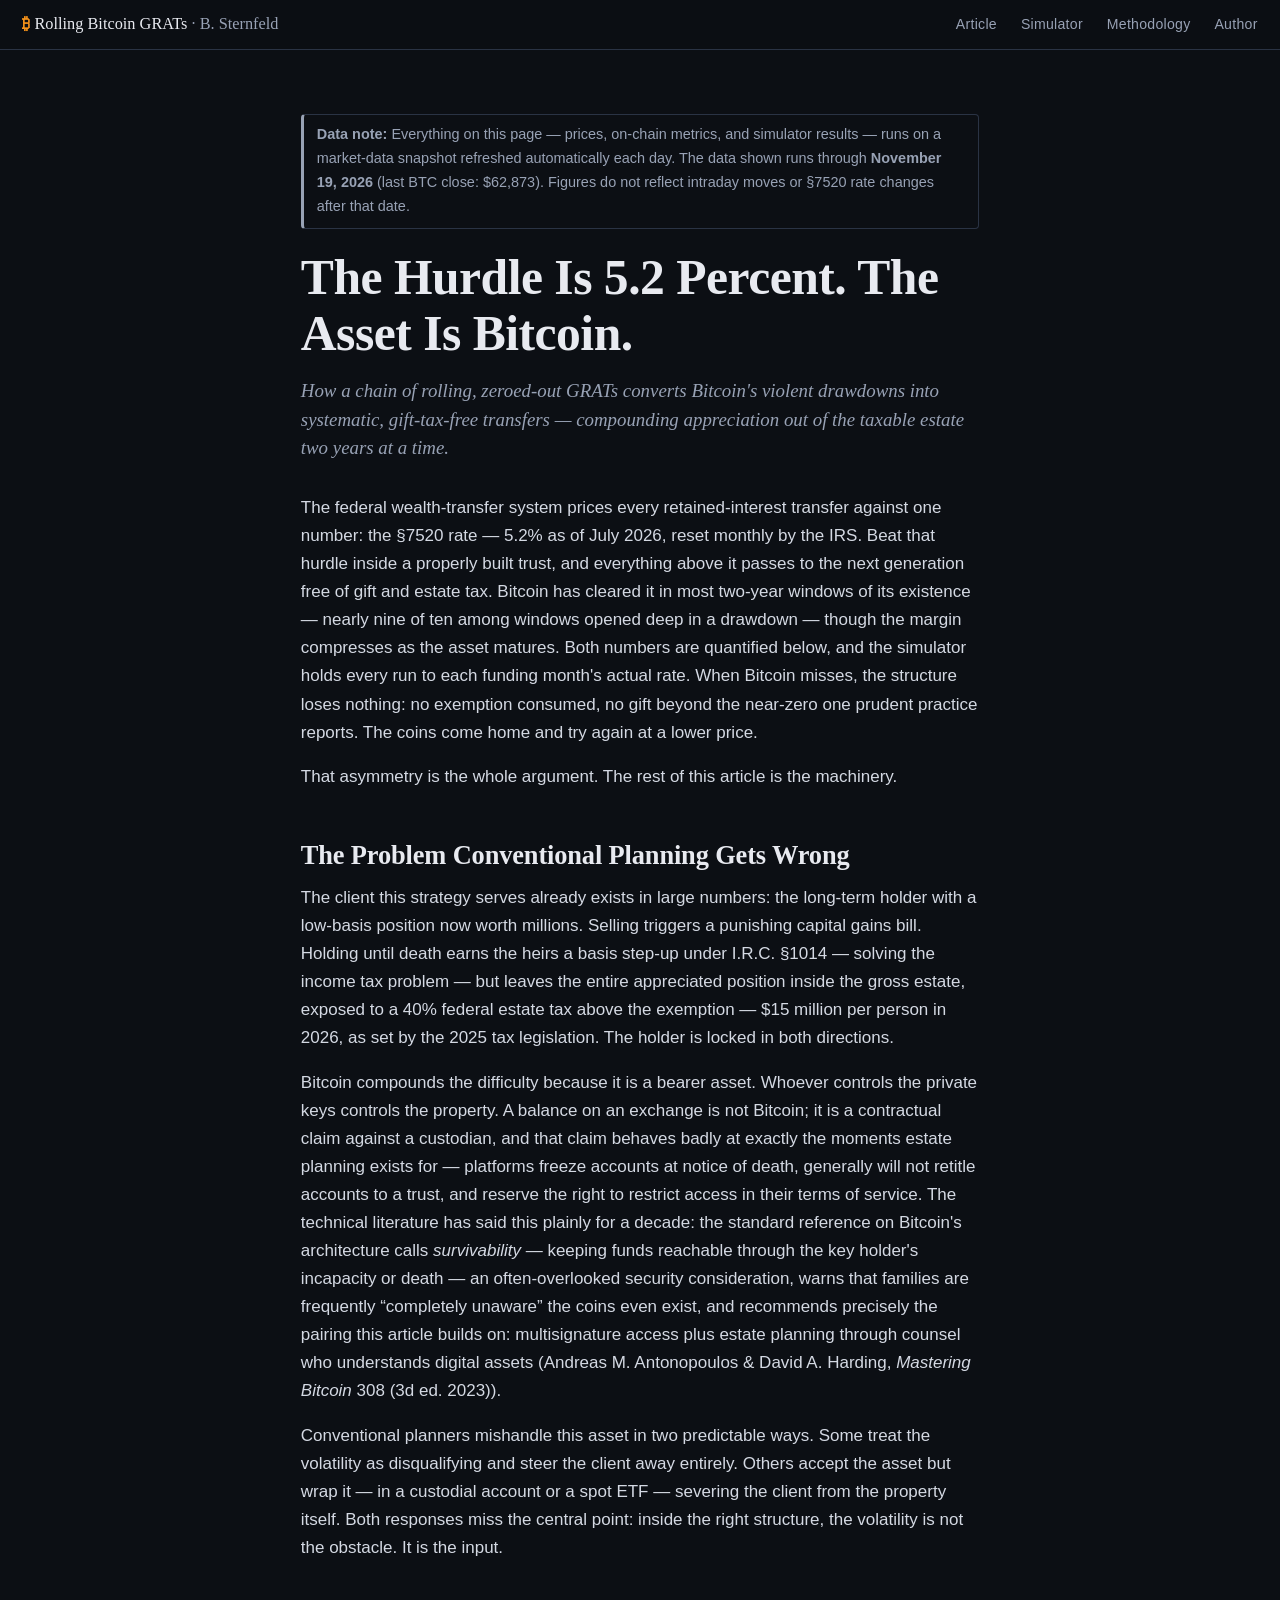
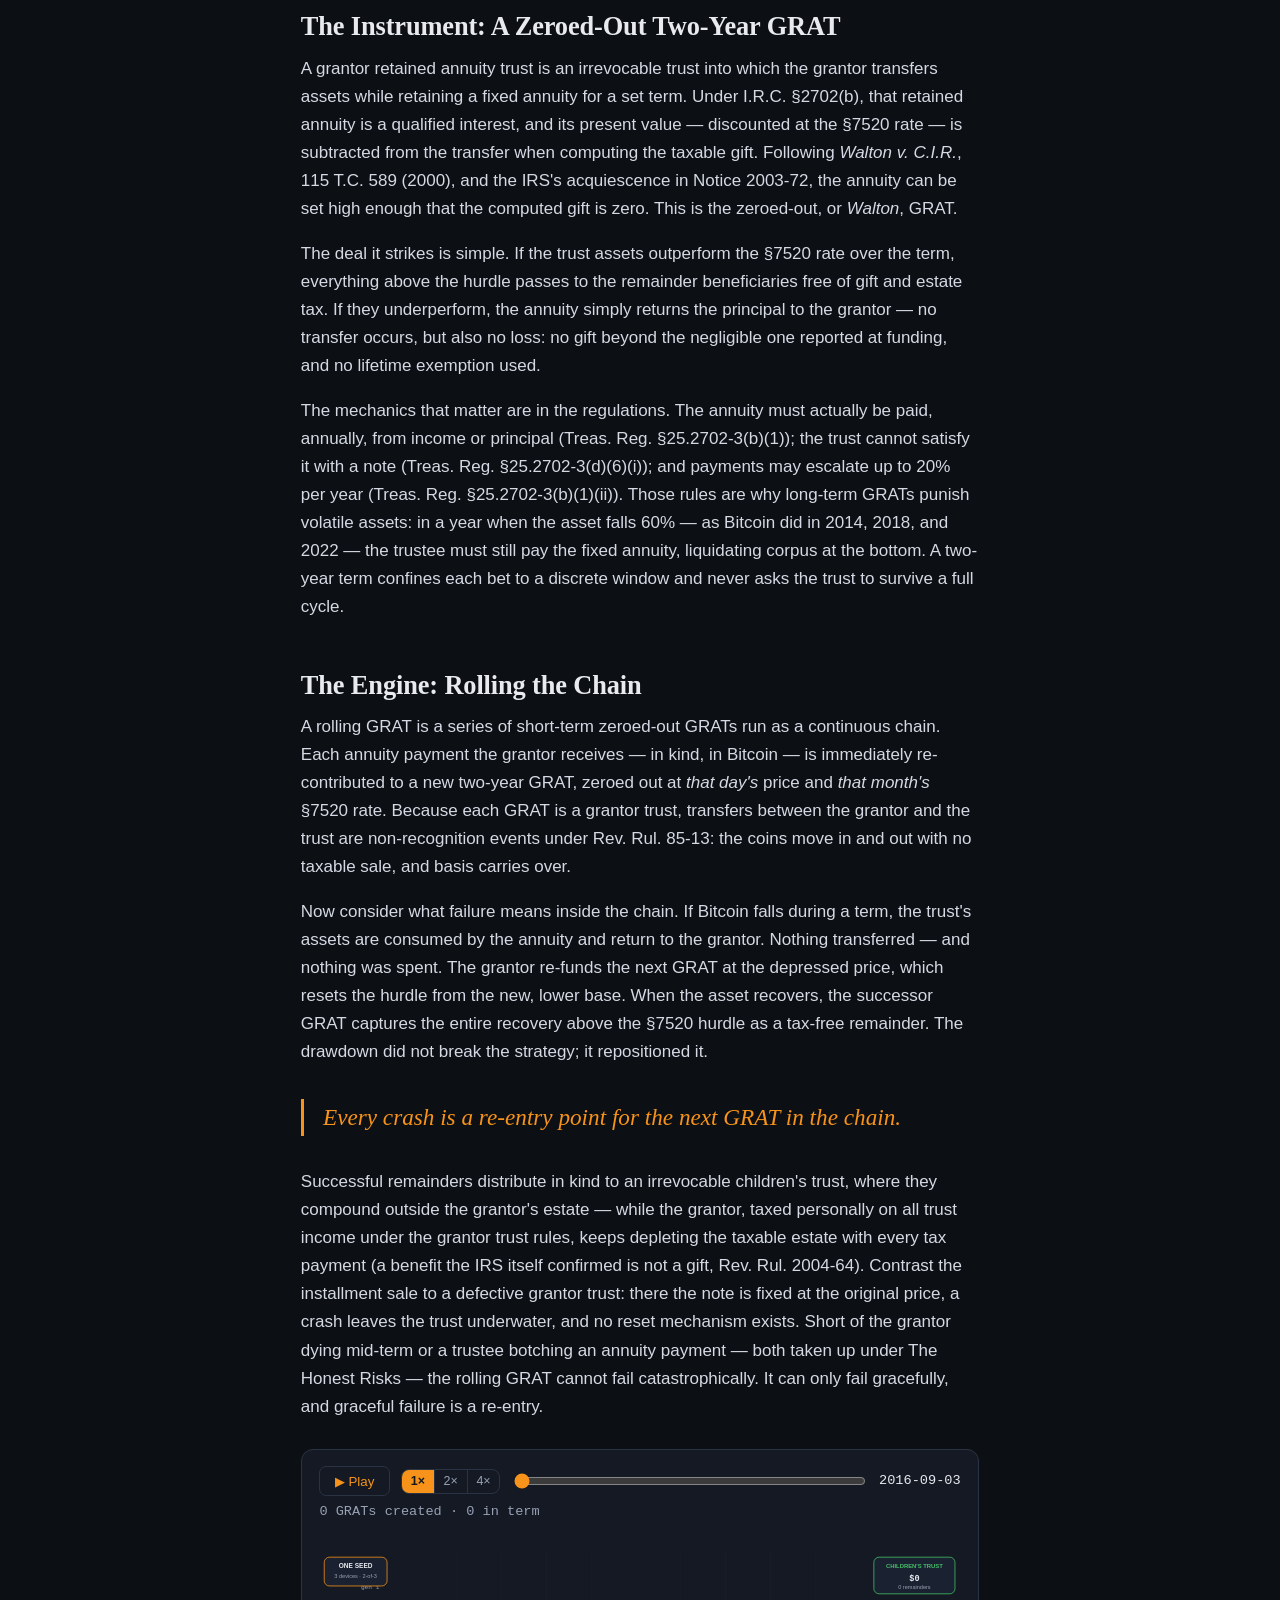
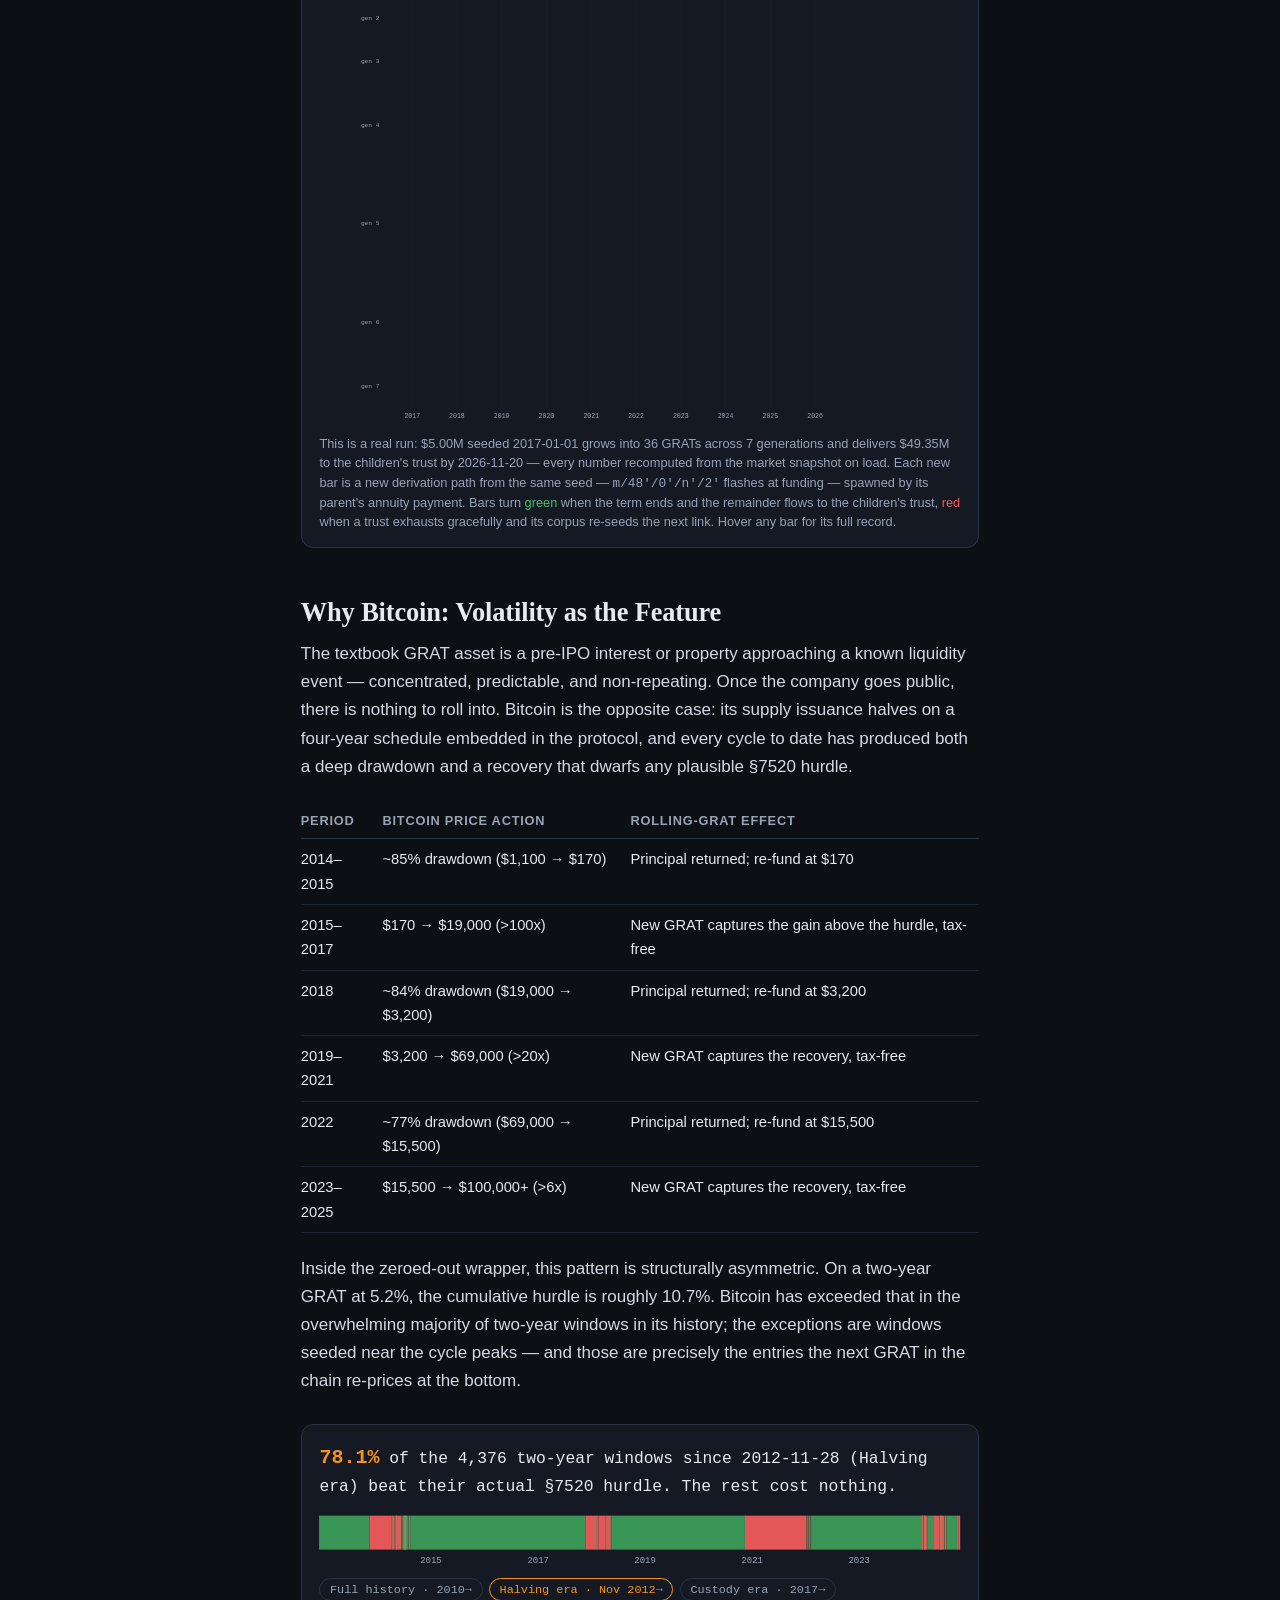
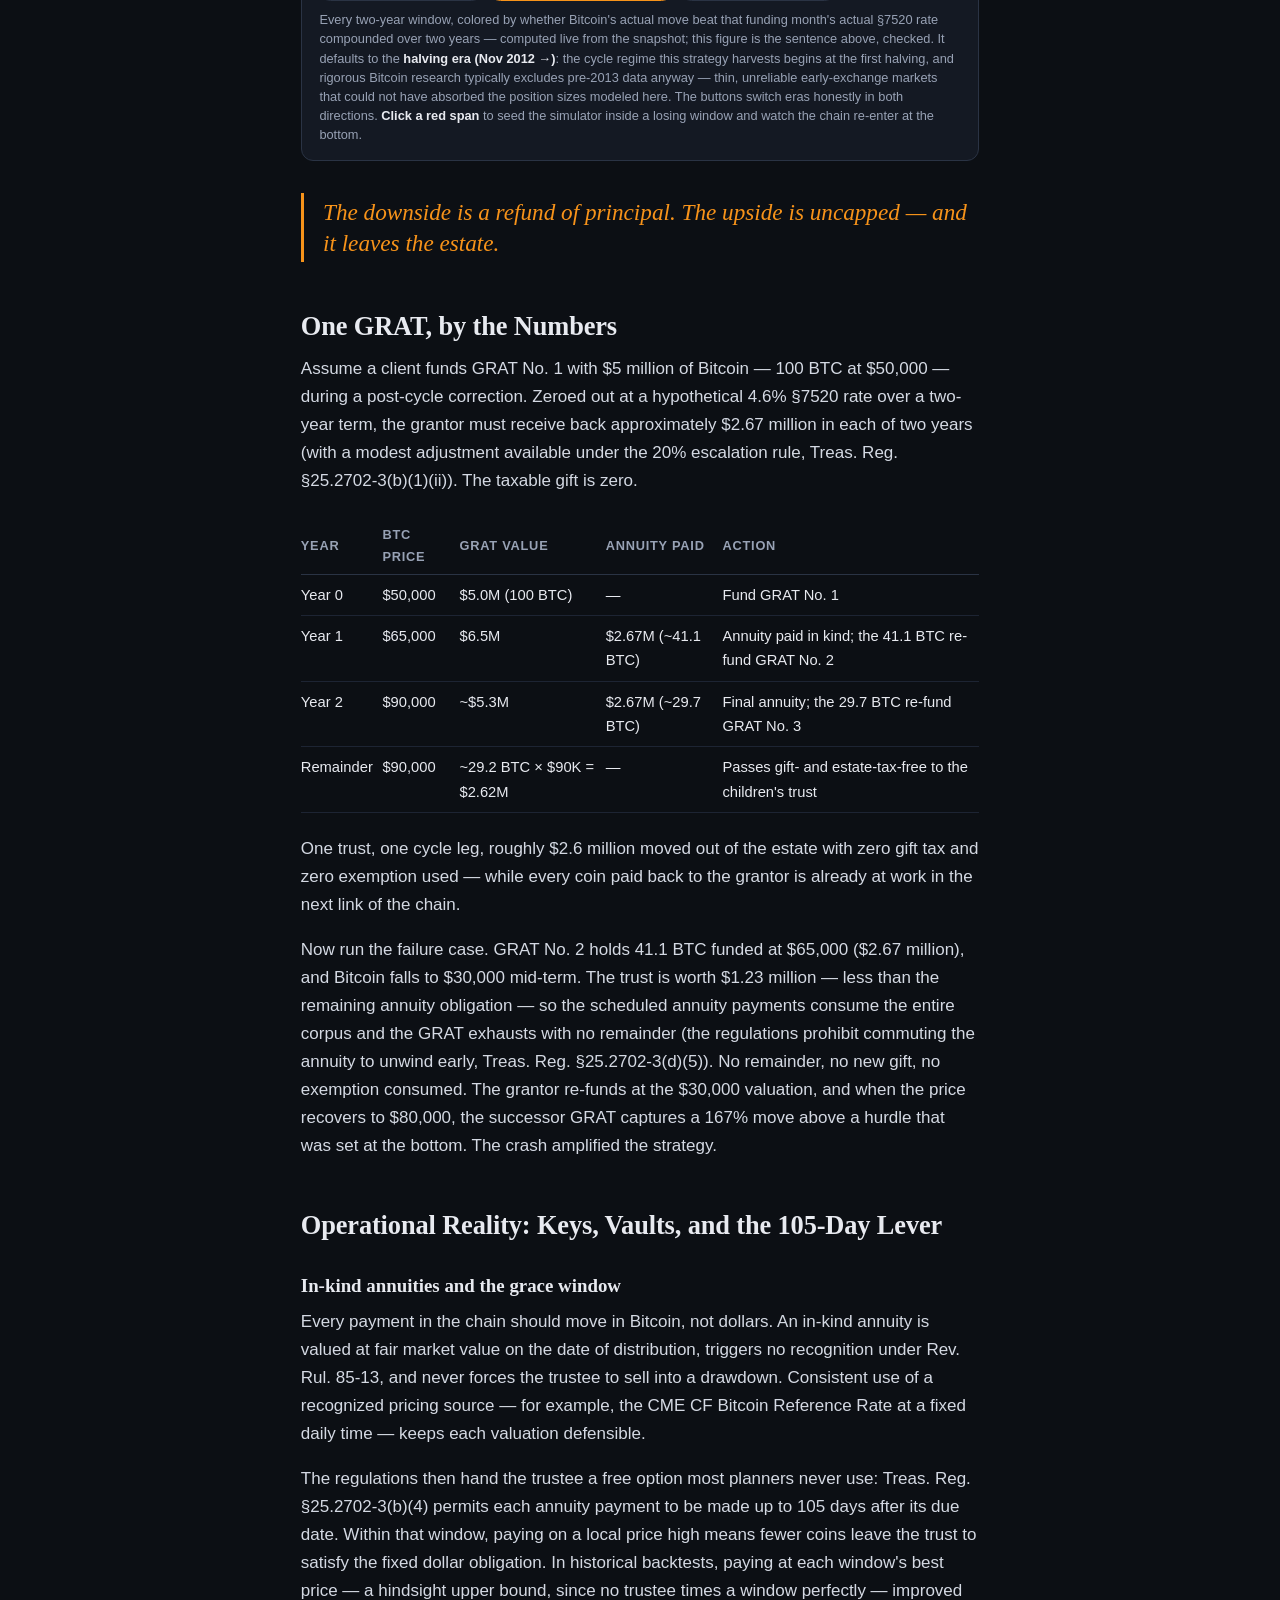
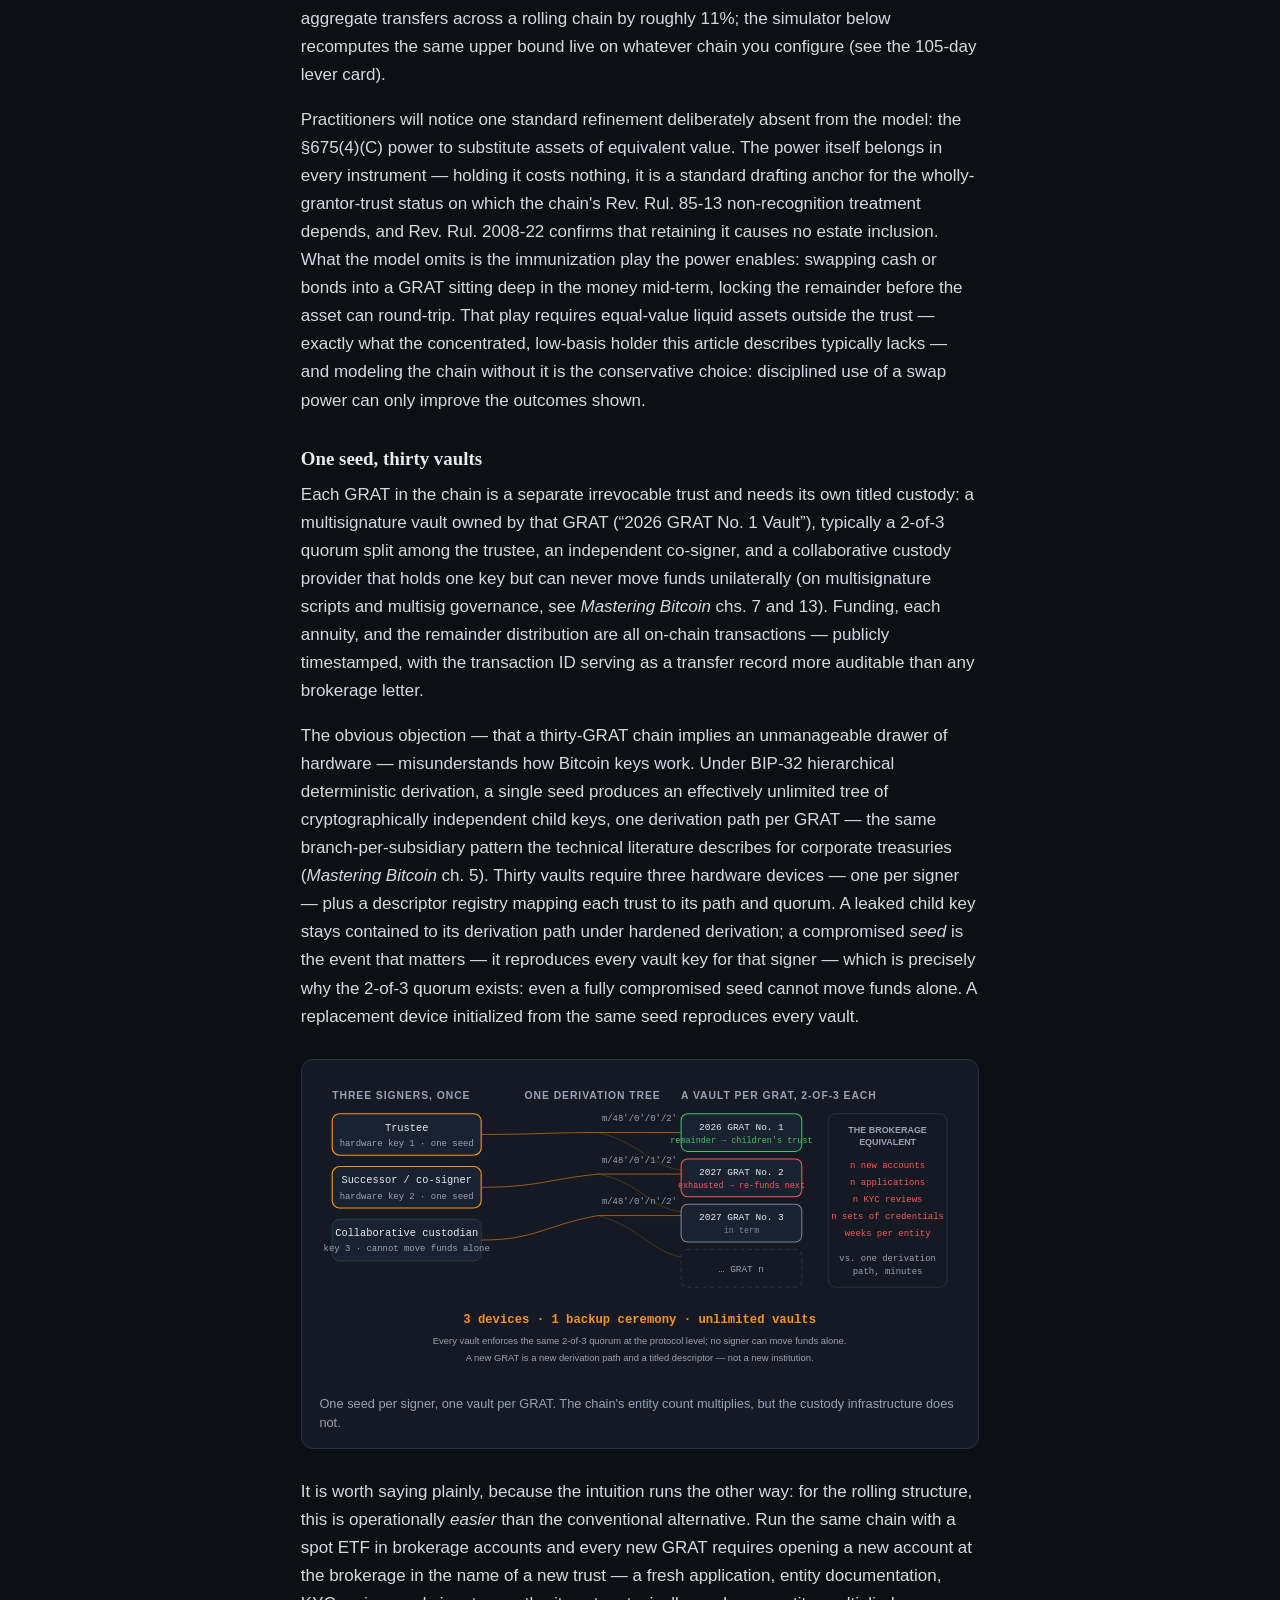
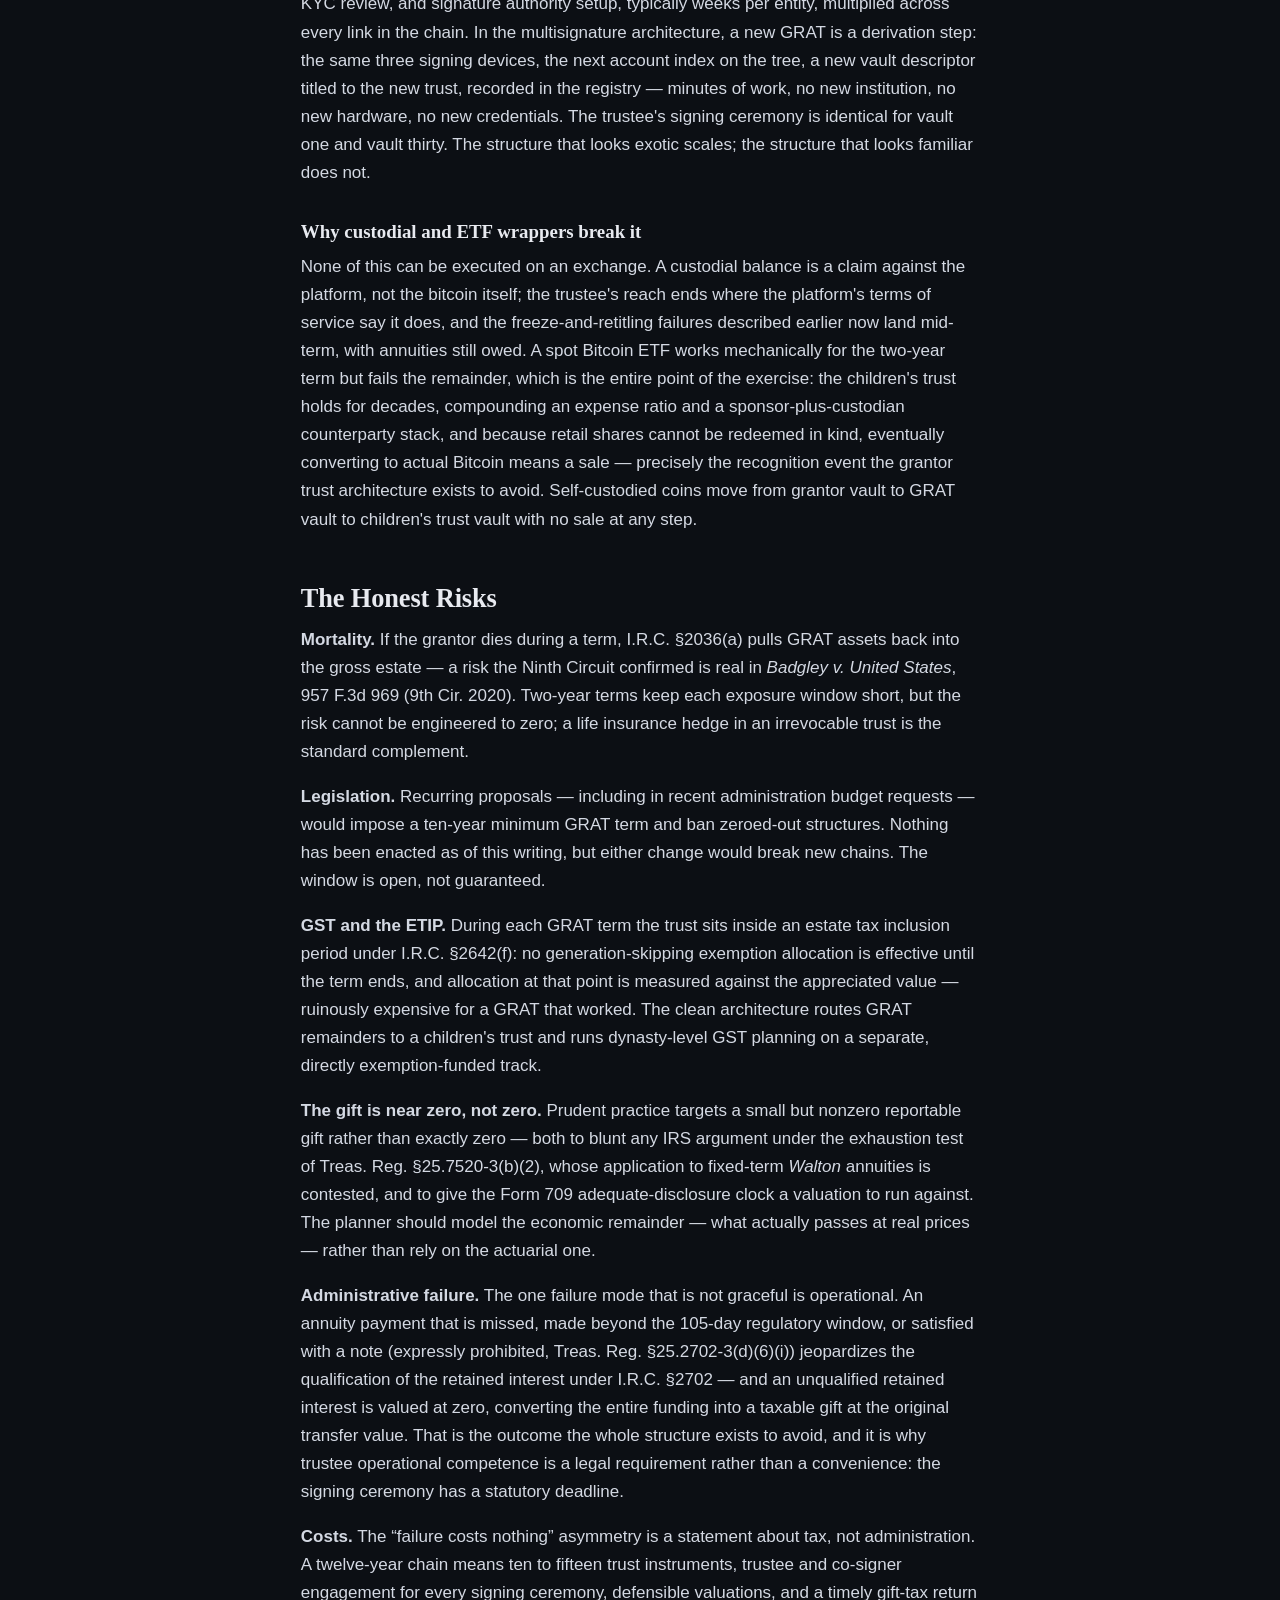
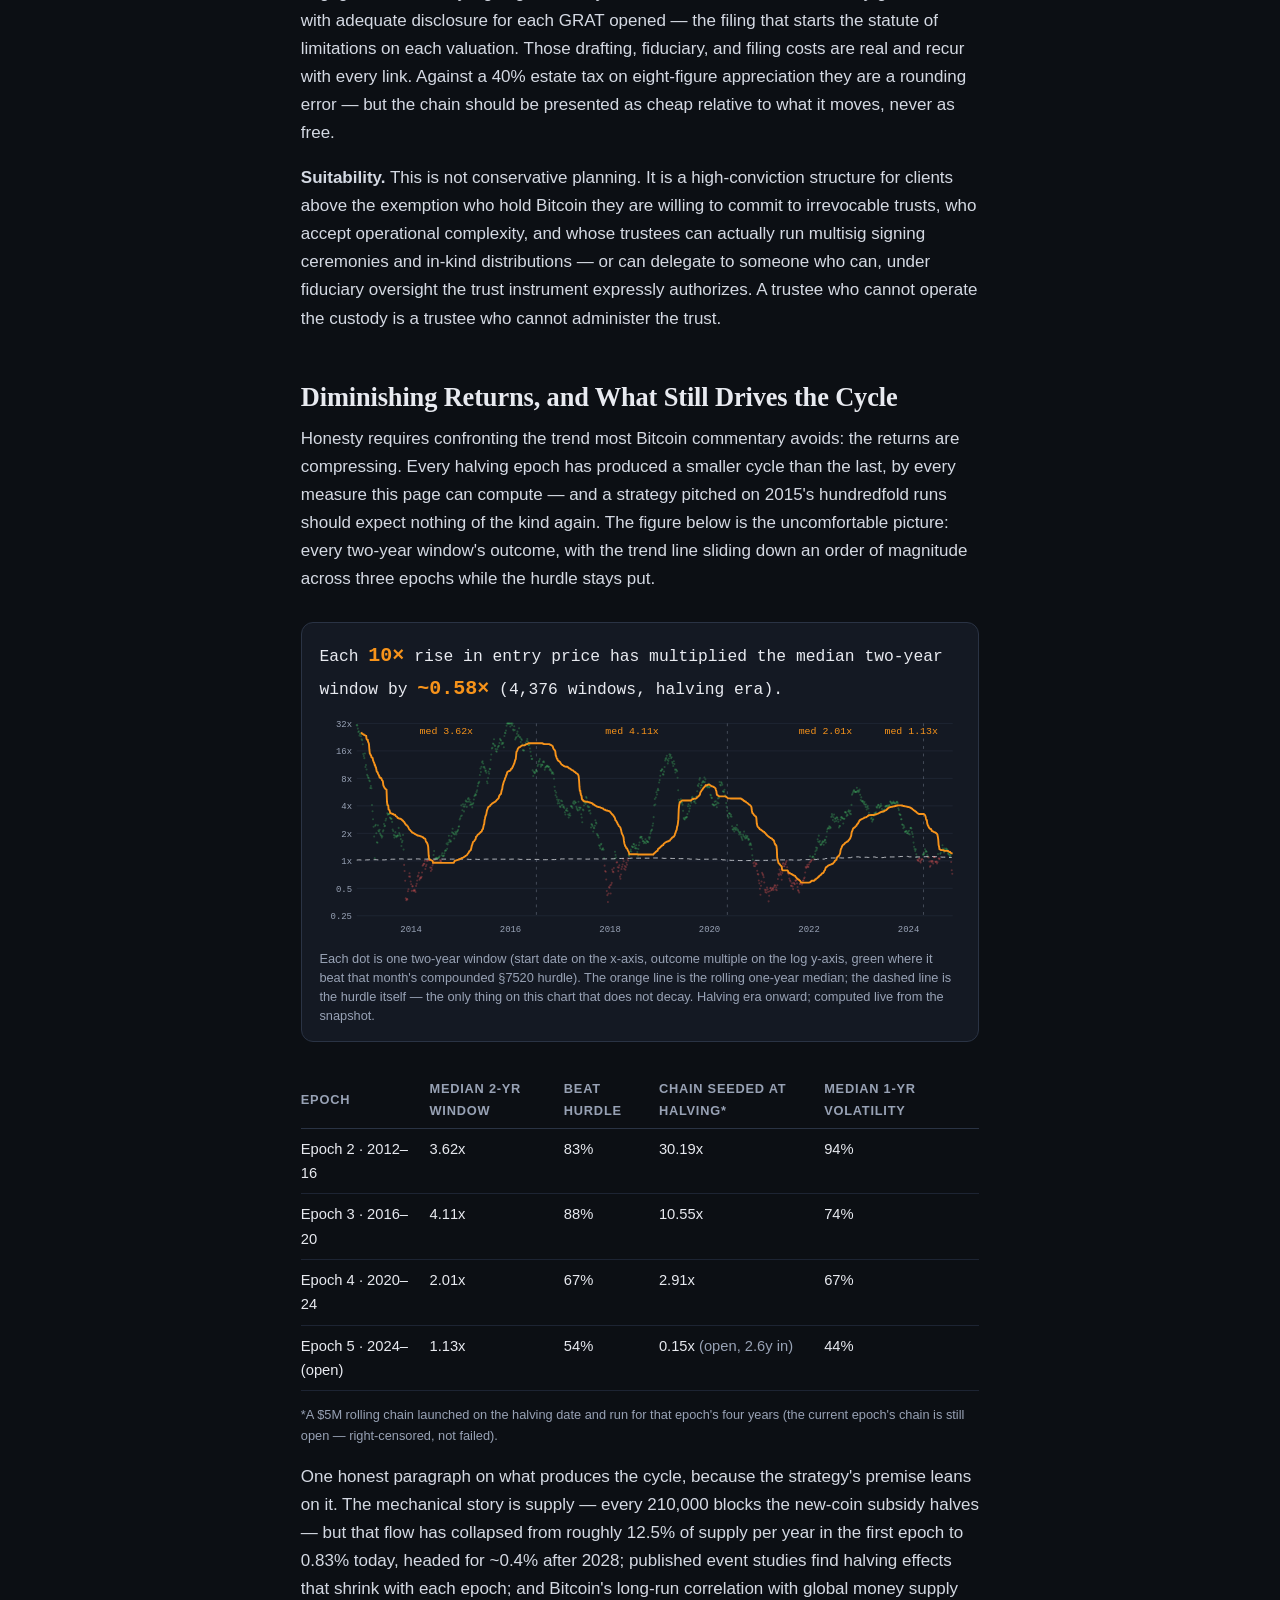
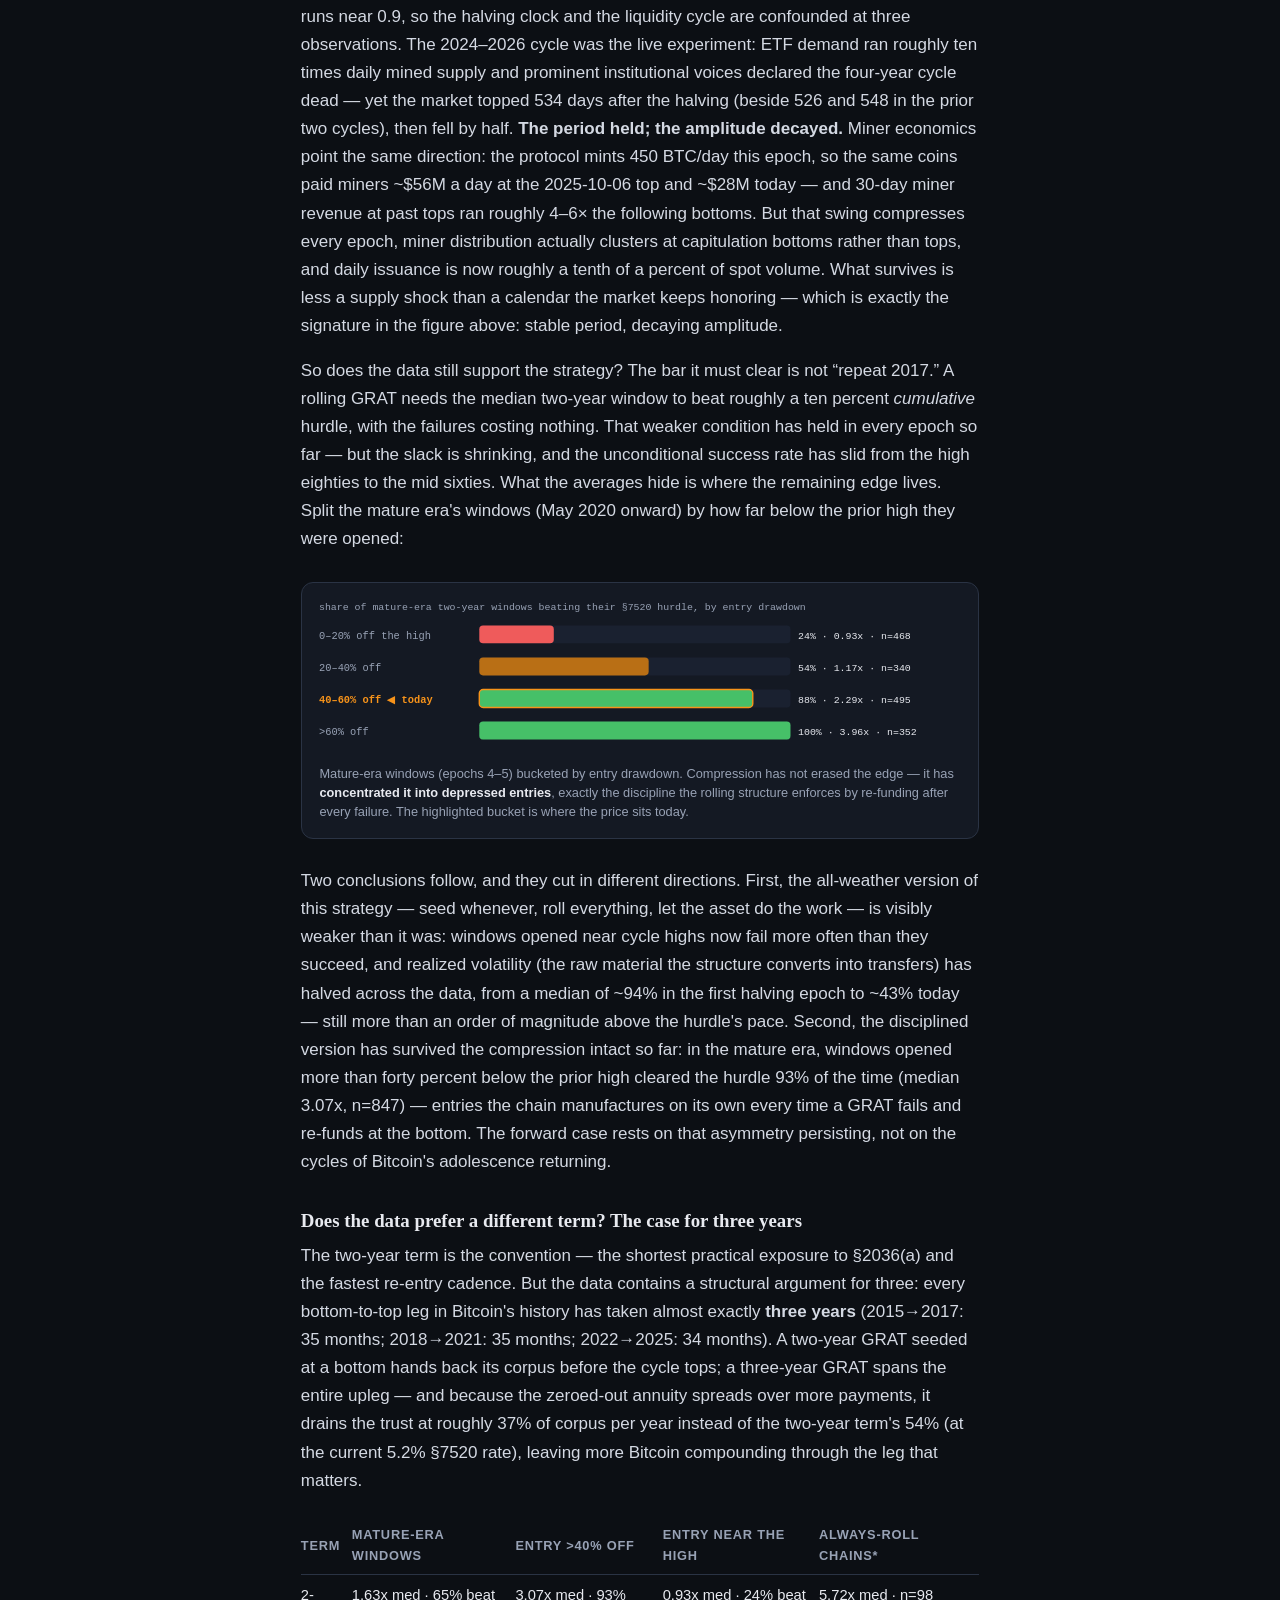
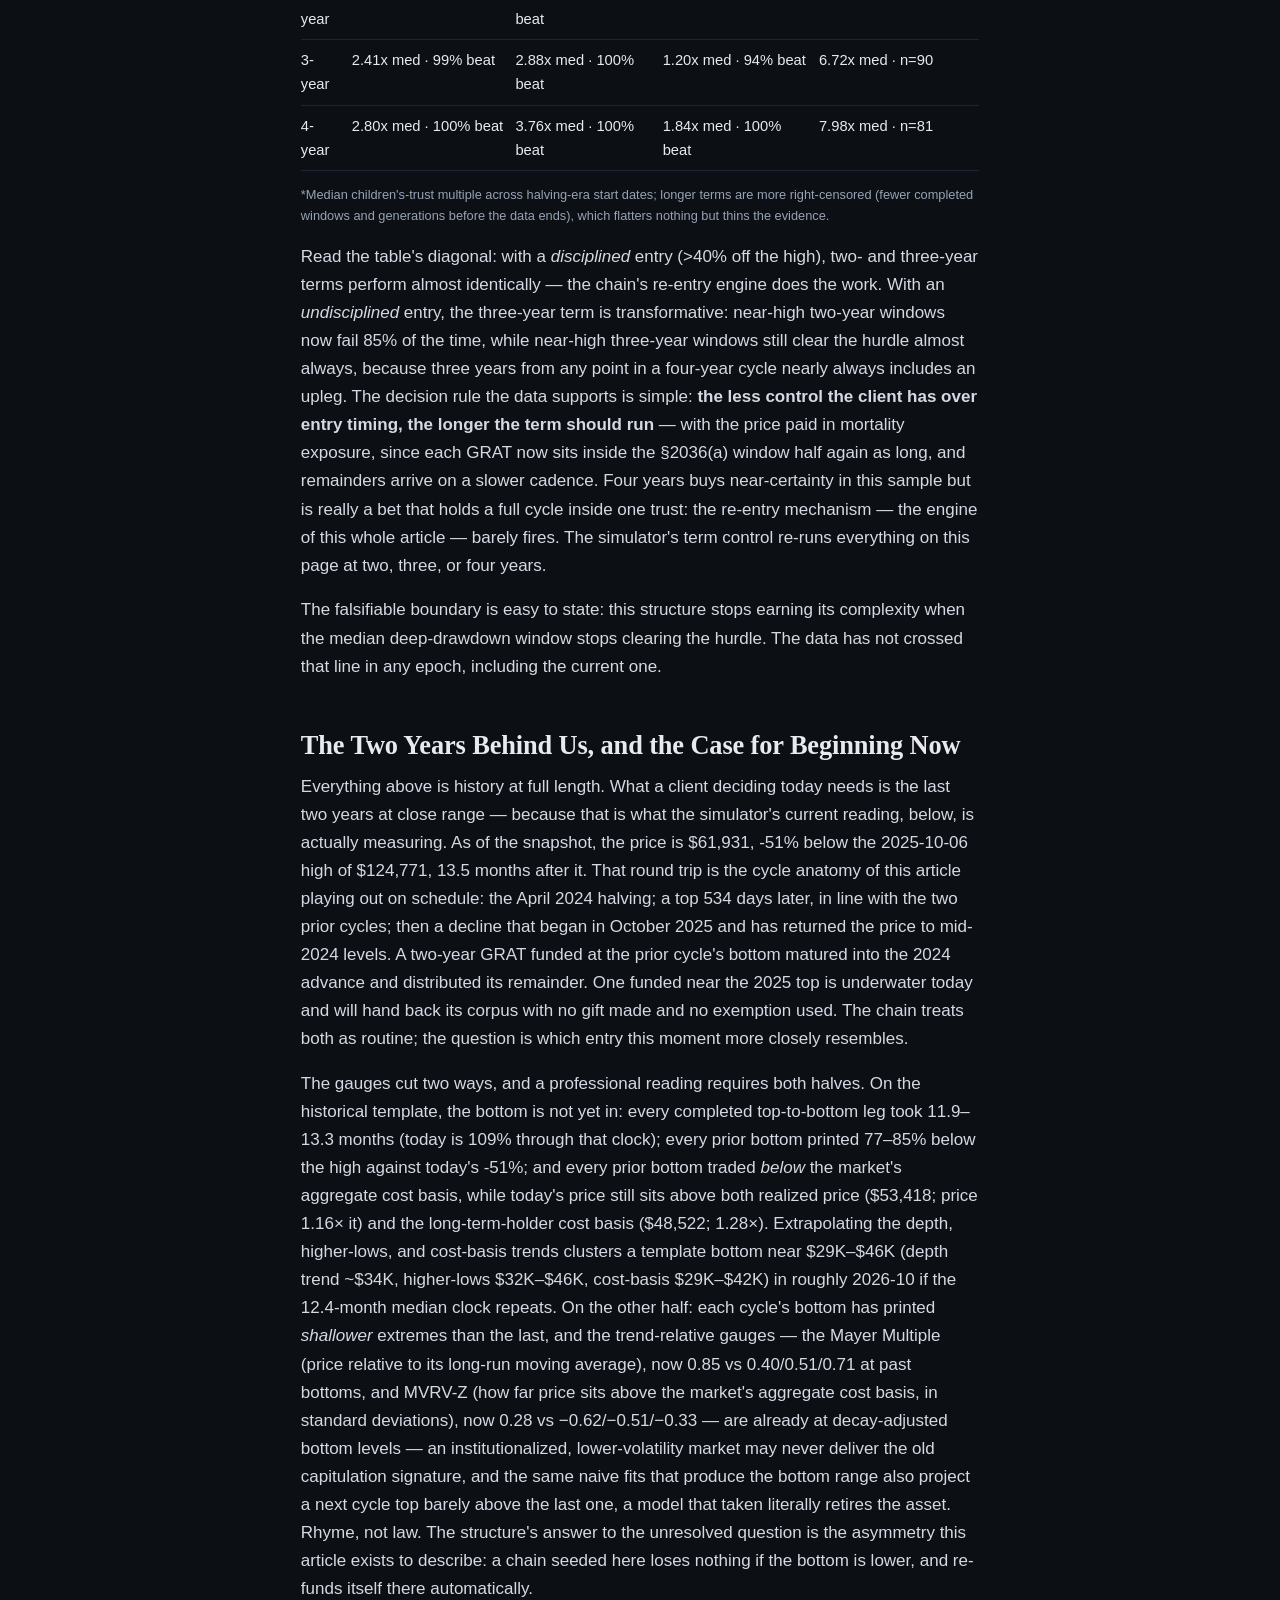
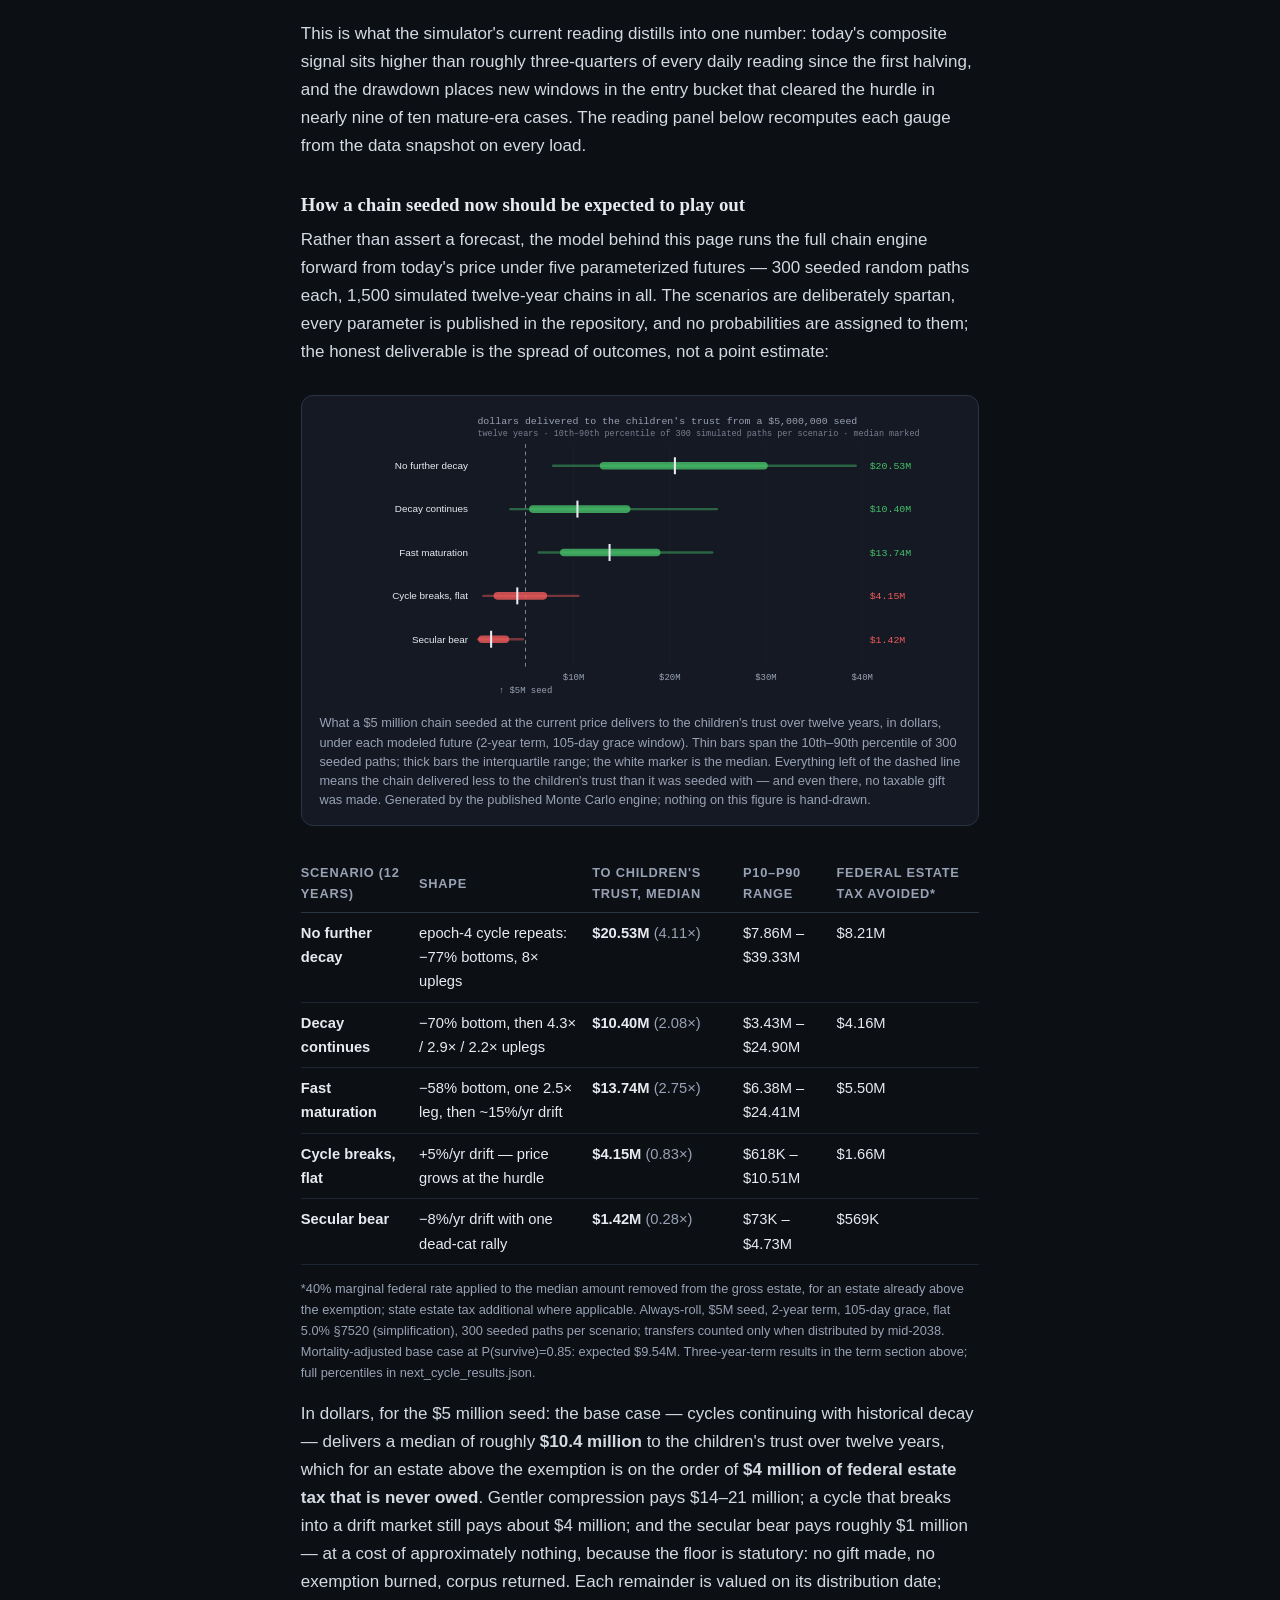
<file: index.html>
<!DOCTYPE html>
<html lang="en">
<head>
<meta charset="utf-8">
<meta name="viewport" content="width=device-width, initial-scale=1">
<title>The Hurdle Is 5.2 Percent. The Asset Is Bitcoin. — Rolling Bitcoin GRATs</title>
<meta name="description" content="Rolling zeroed-out GRATs funded with Bitcoin: the legal architecture, the rolling chain, and an interactive simulator over sixteen years of real market data. By Benjamin Ross Sternfeld.">
<link rel="stylesheet" href="styles.css?v=2">
<link rel="icon" href="data:image/svg+xml,<svg xmlns='http://www.w3.org/2000/svg' viewBox='0 0 100 100'><text y='0.9em' font-size='90'>&#8383;</text></svg>">
</head>
<body>

<nav>
  <a class="brand" href="#top"><b>&#8383;</b> Rolling Bitcoin GRATs <span style="color:var(--muted)">&middot; B. Sternfeld</span></a>
  <span class="links">
    <a href="#the-hurdle">Article</a>
    <a href="#simulator">Simulator</a>
    <a href="#methodology">Methodology</a>
    <a href="#author">Author</a>
  </span>
</nav>

<a id="top"></a>

<!-- ============================== ARTICLE ============================== -->

<section class="prose" id="the-hurdle">
  <p style="border:1px solid var(--line,#444); border-left:3px solid var(--muted,#888); border-radius:4px; padding:.6em .9em; font-size:.85em; color:var(--muted,#888); margin-bottom:1.5em;"><b>Data note:</b> Everything on this page &mdash; prices, on-chain metrics, and simulator results &mdash; runs on a market-data snapshot refreshed automatically each day. The data shown runs through <b id="data-note-date">July 7, 2026</b> (last BTC close: <span id="data-note-price">$63,289</span>). Figures do not reflect intraday moves or &sect;7520 rate changes after that date.</p>
  <h1>The Hurdle Is 5.2 Percent. The Asset Is Bitcoin.</h1>
  <p class="standfirst">How a chain of rolling, zeroed-out GRATs converts Bitcoin's violent drawdowns into systematic, gift-tax-free transfers &mdash; compounding appreciation out of the taxable estate two years at a time.</p>
  <p>The federal wealth-transfer system prices every retained-interest transfer against one number: the &sect;7520 rate &mdash; 5.2% as of July 2026, reset monthly by the IRS. Beat that hurdle inside a properly built trust, and everything above it passes to the next generation free of gift and estate tax. Bitcoin has cleared it in most two-year windows of its existence &mdash; nearly nine of ten among windows opened deep in a drawdown &mdash; though the margin compresses as the asset matures. Both numbers are quantified below, and the simulator holds every run to each funding month's actual rate. When Bitcoin misses, the structure loses nothing: no exemption consumed, no gift beyond the near-zero one prudent practice reports. The coins come home and try again at a lower price.</p>
  <p>That asymmetry is the whole argument. The rest of this article is the machinery.</p>
</section>

<section class="prose" id="the-problem-conventional-planning-gets-wrong">
  <h2>The Problem Conventional Planning Gets Wrong</h2>
  <p>The client this strategy serves already exists in large numbers: the long-term holder with a low-basis position now worth millions. Selling triggers a punishing capital gains bill. Holding until death earns the heirs a basis step-up under I.R.C. &sect;1014 &mdash; solving the income tax problem &mdash; but leaves the entire appreciated position inside the gross estate, exposed to a 40% federal estate tax above the exemption &mdash; $15 million per person in 2026, as set by the 2025 tax legislation. The holder is locked in both directions.</p>
  <p>Bitcoin compounds the difficulty because it is a bearer asset. Whoever controls the private keys controls the property. A balance on an exchange is not Bitcoin; it is a contractual claim against a custodian, and that claim behaves badly at exactly the moments estate planning exists for &mdash; platforms freeze accounts at notice of death, generally will not retitle accounts to a trust, and reserve the right to restrict access in their terms of service. The technical literature has said this plainly for a decade: the standard reference on Bitcoin's architecture calls <em>survivability</em> &mdash; keeping funds reachable through the key holder's incapacity or death &mdash; an often-overlooked security consideration, warns that families are frequently &ldquo;completely unaware&rdquo; the coins even exist, and recommends precisely the pairing this article builds on: multisignature access plus estate planning through counsel who understands digital assets (Andreas M. Antonopoulos &amp; David A. Harding, <em>Mastering Bitcoin</em> 308 (3d ed. 2023)).</p>
  <p>Conventional planners mishandle this asset in two predictable ways. Some treat the volatility as disqualifying and steer the client away entirely. Others accept the asset but wrap it &mdash; in a custodial account or a spot ETF &mdash; severing the client from the property itself. Both responses miss the central point: inside the right structure, the volatility is not the obstacle. It is the input.</p>
</section>

<section class="prose" id="the-instrument-a-zeroed-out-two-year-grat">
  <h2>The Instrument: A Zeroed-Out Two-Year GRAT</h2>
  <p>A grantor retained annuity trust is an irrevocable trust into which the grantor transfers assets while retaining a fixed annuity for a set term. Under I.R.C. &sect;2702(b), that retained annuity is a qualified interest, and its present value &mdash; discounted at the &sect;7520 rate &mdash; is subtracted from the transfer when computing the taxable gift. Following <em>Walton v. C.I.R.</em>, 115 T.C. 589 (2000), and the IRS's acquiescence in Notice 2003-72, the annuity can be set high enough that the computed gift is zero. This is the zeroed-out, or <em>Walton</em>, GRAT.</p>
  <p>The deal it strikes is simple. If the trust assets outperform the &sect;7520 rate over the term, everything above the hurdle passes to the remainder beneficiaries free of gift and estate tax. If they underperform, the annuity simply returns the principal to the grantor &mdash; no transfer occurs, but also no loss: no gift beyond the negligible one reported at funding, and no lifetime exemption used.</p>
  <p>The mechanics that matter are in the regulations. The annuity must actually be paid, annually, from income or principal (Treas. Reg. &sect;25.2702-3(b)(1)); the trust cannot satisfy it with a note (Treas. Reg. &sect;25.2702-3(d)(6)(i)); and payments may escalate up to 20% per year (Treas. Reg. &sect;25.2702-3(b)(1)(ii)). Those rules are why long-term GRATs punish volatile assets: in a year when the asset falls 60% &mdash; as Bitcoin did in 2014, 2018, and 2022 &mdash; the trustee must still pay the fixed annuity, liquidating corpus at the bottom. A two-year term confines each bet to a discrete window and never asks the trust to survive a full cycle.</p>
</section>

<section class="prose" id="the-engine-rolling-the-chain">
  <h2>The Engine: Rolling the Chain</h2>
  <p>A rolling GRAT is a series of short-term zeroed-out GRATs run as a continuous chain. Each annuity payment the grantor receives &mdash; in kind, in Bitcoin &mdash; is immediately re-contributed to a new two-year GRAT, zeroed out at <em>that day's</em> price and <em>that month's</em> &sect;7520 rate. Because each GRAT is a grantor trust, transfers between the grantor and the trust are non-recognition events under Rev. Rul. 85-13: the coins move in and out with no taxable sale, and basis carries over.</p>
  <p>Now consider what failure means inside the chain. If Bitcoin falls during a term, the trust's assets are consumed by the annuity and return to the grantor. Nothing transferred &mdash; and nothing was spent. The grantor re-funds the next GRAT at the depressed price, which resets the hurdle from the new, lower base. When the asset recovers, the successor GRAT captures the entire recovery above the &sect;7520 hurdle as a tax-free remainder. The drawdown did not break the strategy; it repositioned it.</p>
  <blockquote class="pull">Every crash is a re-entry point for the next GRAT in the chain.</blockquote>
  <p>Successful remainders distribute in kind to an irrevocable children's trust, where they compound outside the grantor's estate &mdash; while the grantor, taxed personally on all trust income under the grantor trust rules, keeps depleting the taxable estate with every tax payment (a benefit the IRS itself confirmed is not a gift, Rev. Rul. 2004-64). Contrast the installment sale to a defective grantor trust: there the note is fixed at the original price, a crash leaves the trust underwater, and no reset mechanism exists. Short of the grantor dying mid-term or a trustee botching an annuity payment &mdash; both taken up under The Honest Risks &mdash; the rolling GRAT cannot fail catastrophically. It can only fail gracefully, and graceful failure is a re-entry.</p>
  <figure class="livefig" id="motion-figure">
    <div class="motion-controls">
      <button class="morebtn" id="motion-play" style="margin-top:0">&#9654; Play</button>
      <span class="seg" id="motion-speed" style="max-width:170px">
        <button data-s="1" class="on">1&times;</button>
        <button data-s="2">2&times;</button>
        <button data-s="4">4&times;</button>
      </span>
      <input type="range" id="motion-scrub" min="0" max="1000" value="0" style="flex:1;accent-color:var(--accent)">
      <span class="readout" id="motion-date" style="font-family:var(--mono);font-size:0.85rem"></span>
    </div>
    <div class="sweep-status" id="motion-live" style="margin:0.3rem 0 0.5rem"></div>
    <div class="chart" id="motion-chart"></div>
    <figcaption><span id="motion-summary"></span> Each new bar is a new derivation path from the same
    seed &mdash; <span style="font-family:var(--mono)">m/48'/0'/n'/2'</span> flashes at funding &mdash;
    spawned by its parent's annuity payment. Bars turn <span style="color:var(--green)">green</span>
    when the term ends and the remainder flows to the children's trust,
    <span style="color:var(--red)">red</span> when a trust exhausts gracefully and its corpus
    re-seeds the next link. Hover any bar for its full record.</figcaption>
  </figure>
</section>

<section class="prose" id="why-bitcoin-volatility-as-the-feature">
  <h2>Why Bitcoin: Volatility as the Feature</h2>
  <p>The textbook GRAT asset is a pre-IPO interest or property approaching a known liquidity event &mdash; concentrated, predictable, and non-repeating. Once the company goes public, there is nothing to roll into. Bitcoin is the opposite case: its supply issuance halves on a four-year schedule embedded in the protocol, and every cycle to date has produced both a deep drawdown and a recovery that dwarfs any plausible &sect;7520 hurdle.</p>
  <table>
    <thead>
      <tr><th>Period</th><th>Bitcoin price action</th><th>Rolling-GRAT effect</th></tr>
    </thead>
    <tbody>
      <tr><td>2014&ndash;2015</td><td>~85% drawdown ($1,100 &rarr; $170)</td><td>Principal returned; re-fund at $170</td></tr>
      <tr><td>2015&ndash;2017</td><td>$170 &rarr; $19,000 (&gt;100x)</td><td>New GRAT captures the gain above the hurdle, tax-free</td></tr>
      <tr><td>2018</td><td>~84% drawdown ($19,000 &rarr; $3,200)</td><td>Principal returned; re-fund at $3,200</td></tr>
      <tr><td>2019&ndash;2021</td><td>$3,200 &rarr; $69,000 (&gt;20x)</td><td>New GRAT captures the recovery, tax-free</td></tr>
      <tr><td>2022</td><td>~77% drawdown ($69,000 &rarr; $15,500)</td><td>Principal returned; re-fund at $15,500</td></tr>
      <tr><td>2023&ndash;2025</td><td>$15,500 &rarr; $100,000+ (&gt;6x)</td><td>New GRAT captures the recovery, tax-free</td></tr>
    </tbody>
  </table>
  <p>Inside the zeroed-out wrapper, this pattern is structurally asymmetric. On a two-year GRAT at 5.2%, the cumulative hurdle is roughly 10.7%. Bitcoin has exceeded that in the overwhelming majority of two-year windows in its history; the exceptions are windows seeded near the cycle peaks &mdash; and those are precisely the entries the next GRAT in the chain re-prices at the bottom.</p>
  <figure class="livefig" id="hurdle-figure">
    <div class="livefig-stat" id="hurdle-stat">computing&hellip;</div>
    <div class="chart" id="hurdle-strip"></div>
    <div class="chips" id="hurdle-eras"></div>
    <figcaption>Every two-year window, colored by whether Bitcoin's actual move beat that funding
    month's actual &sect;7520 rate compounded over two years &mdash; computed live from the snapshot;
    this figure is the sentence above, checked. It defaults to the <strong>halving era
    (Nov&nbsp;2012&nbsp;&rarr;)</strong>: the cycle regime this strategy harvests begins at the first
    halving, and rigorous Bitcoin research typically excludes pre-2013 data anyway &mdash; thin,
    unreliable early-exchange markets that could not have absorbed the position sizes modeled here.
    The buttons switch eras honestly in both directions. <strong>Click a red span</strong> to seed the
    simulator inside a losing window and watch the chain re-enter at the bottom.</figcaption>
  </figure>
  <blockquote class="pull">The downside is a refund of principal. The upside is uncapped &mdash; and it leaves the estate.</blockquote>
</section>

<section class="prose" id="one-grat-by-the-numbers">
  <h2>One GRAT, by the Numbers</h2>
  <p>Assume a client funds GRAT No. 1 with $5 million of Bitcoin &mdash; 100 BTC at $50,000 &mdash; during a post-cycle correction. Zeroed out at a hypothetical 4.6% &sect;7520 rate over a two-year term, the grantor must receive back approximately $2.67 million in each of two years (with a modest adjustment available under the 20% escalation rule, Treas. Reg. &sect;25.2702-3(b)(1)(ii)). The taxable gift is zero.</p>
  <table>
    <thead>
      <tr><th>Year</th><th>BTC price</th><th>GRAT value</th><th>Annuity paid</th><th>Action</th></tr>
    </thead>
    <tbody>
      <tr><td>Year 0</td><td>$50,000</td><td>$5.0M (100 BTC)</td><td>&mdash;</td><td>Fund GRAT No. 1</td></tr>
      <tr><td>Year 1</td><td>$65,000</td><td>$6.5M</td><td>$2.67M (~41.1 BTC)</td><td>Annuity paid in kind; the 41.1 BTC re-fund GRAT No. 2</td></tr>
      <tr><td>Year 2</td><td>$90,000</td><td>~$5.3M</td><td>$2.67M (~29.7 BTC)</td><td>Final annuity; the 29.7 BTC re-fund GRAT No. 3</td></tr>
      <tr><td>Remainder</td><td>$90,000</td><td>~29.2 BTC &times; $90K = $2.62M</td><td>&mdash;</td><td>Passes gift- and estate-tax-free to the children's trust</td></tr>
    </tbody>
  </table>
  <p>One trust, one cycle leg, roughly $2.6 million moved out of the estate with zero gift tax and zero exemption used &mdash; while every coin paid back to the grantor is already at work in the next link of the chain.</p>
  <p>Now run the failure case. GRAT No. 2 holds 41.1 BTC funded at $65,000 ($2.67 million), and Bitcoin falls to $30,000 mid-term. The trust is worth $1.23 million &mdash; less than the remaining annuity obligation &mdash; so the scheduled annuity payments consume the entire corpus and the GRAT exhausts with no remainder (the regulations prohibit commuting the annuity to unwind early, Treas. Reg. &sect;25.2702-3(d)(5)). No remainder, no new gift, no exemption consumed. The grantor re-funds at the $30,000 valuation, and when the price recovers to $80,000, the successor GRAT captures a 167% move above a hurdle that was set at the bottom. The crash amplified the strategy.</p>
</section>

<section class="prose" id="operational-reality-keys-vaults-and-the-105-day-lever">
  <h2>Operational Reality: Keys, Vaults, and the 105-Day Lever</h2>
  <h3>In-kind annuities and the grace window</h3>
  <p>Every payment in the chain should move in Bitcoin, not dollars. An in-kind annuity is valued at fair market value on the date of distribution, triggers no recognition under Rev. Rul. 85-13, and never forces the trustee to sell into a drawdown. Consistent use of a recognized pricing source &mdash; for example, the CME CF Bitcoin Reference Rate at a fixed daily time &mdash; keeps each valuation defensible.</p>
  <p>The regulations then hand the trustee a free option most planners never use: Treas. Reg. &sect;25.2702-3(b)(4) permits each annuity payment to be made up to 105 days after its due date. Within that window, paying on a local price high means fewer coins leave the trust to satisfy the fixed dollar obligation. In historical backtests, paying at each window's best price &mdash; a hindsight upper bound, since no trustee times a window perfectly &mdash; improved aggregate transfers across a rolling chain by roughly 11%; the simulator below recomputes the same upper bound live on whatever chain you configure (see the 105-day lever card).</p>
  <p>Practitioners will notice one standard refinement deliberately absent from the model: the &sect;675(4)(C) power to substitute assets of equivalent value. The power itself belongs in every instrument &mdash; holding it costs nothing, it is a standard drafting anchor for the wholly-grantor-trust status on which the chain's Rev. Rul. 85-13 non-recognition treatment depends, and Rev. Rul. 2008-22 confirms that retaining it causes no estate inclusion. What the model omits is the immunization play the power enables: swapping cash or bonds into a GRAT sitting deep in the money mid-term, locking the remainder before the asset can round-trip. That play requires equal-value liquid assets outside the trust &mdash; exactly what the concentrated, low-basis holder this article describes typically lacks &mdash; and modeling the chain without it is the conservative choice: disciplined use of a swap power can only improve the outcomes shown.</p>
  <h3>One seed, thirty vaults</h3>
  <p>Each GRAT in the chain is a separate irrevocable trust and needs its own titled custody: a multisignature vault owned by that GRAT (&ldquo;2026 GRAT No.&nbsp;1 Vault&rdquo;), typically a 2-of-3 quorum split among the trustee, an independent co-signer, and a collaborative custody provider that holds one key but can never move funds unilaterally (on multisignature scripts and multisig governance, see <em>Mastering Bitcoin</em> chs. 7 and 13). Funding, each annuity, and the remainder distribution are all on-chain transactions &mdash; publicly timestamped, with the transaction ID serving as a transfer record more auditable than any brokerage letter.</p>
  <p>The obvious objection &mdash; that a thirty-GRAT chain implies an unmanageable drawer of hardware &mdash; misunderstands how Bitcoin keys work. Under BIP-32 hierarchical deterministic derivation, a single seed produces an effectively unlimited tree of cryptographically independent child keys, one derivation path per GRAT &mdash; the same branch-per-subsidiary pattern the technical literature describes for corporate treasuries (<em>Mastering Bitcoin</em> ch. 5). Thirty vaults require three hardware devices &mdash; one per signer &mdash; plus a descriptor registry mapping each trust to its path and quorum. A leaked child key stays contained to its derivation path under hardened derivation; a compromised <em>seed</em> is the event that matters &mdash; it reproduces every vault key for that signer &mdash; which is precisely why the 2-of-3 quorum exists: even a fully compromised seed cannot move funds alone. A replacement device initialized from the same seed reproduces every vault.</p>
  <figure class="livefig" id="vault-figure">
    <svg viewBox="0 0 680 318" role="img" aria-label="Three signers, one derivation tree, many vaults" font-family="var(--mono)">
      <!-- signer devices (left column) -->
      <text x="14" y="24" fill="var(--muted)" font-size="11" font-family="var(--sans)" font-weight="600" letter-spacing="1">THREE SIGNERS, ONCE</text>
      <g>
        <rect x="14" y="40"  width="158" height="44" rx="8" fill="var(--panel-2)" stroke="var(--accent)" stroke-width="1.2"/>
        <text x="93" y="58" fill="var(--text)" font-size="11" text-anchor="middle">Trustee</text>
        <text x="93" y="74" fill="var(--muted)" font-size="9.5" text-anchor="middle">hardware key 1 · one seed</text>
        <rect x="14" y="96" width="158" height="44" rx="8" fill="var(--panel-2)" stroke="var(--accent)" stroke-width="1.2"/>
        <text x="93" y="114" fill="var(--text)" font-size="11" text-anchor="middle">Successor / co-signer</text>
        <text x="93" y="130" fill="var(--muted)" font-size="9.5" text-anchor="middle">hardware key 2 · one seed</text>
        <rect x="14" y="152" width="158" height="44" rx="8" fill="var(--panel-2)" stroke="var(--line)" stroke-width="1.2"/>
        <text x="93" y="170" fill="var(--text)" font-size="11" text-anchor="middle">Collaborative custodian</text>
        <text x="93" y="186" fill="var(--muted)" font-size="9.5" text-anchor="middle">key 3 · cannot move funds alone</text>
      </g>
      <!-- derivation fan -->
      <text x="218" y="24" fill="var(--muted)" font-size="11" font-family="var(--sans)" font-weight="600" letter-spacing="1">ONE DERIVATION TREE</text>
      <g stroke="var(--accent-dim)" stroke-width="1" opacity="0.85" fill="none">
        <path d="M 172 62  C 230 62, 240 60, 296 60"/>
        <path d="M 172 118 C 230 118, 240 110, 296 104"/>
        <path d="M 172 174 C 230 174, 240 158, 296 148"/>
        <path d="M 296 60 C 340 60, 350 60, 384 60"/>
        <path d="M 296 104 C 340 104, 350 104, 384 104"/>
        <path d="M 296 148 C 340 148, 350 148, 384 148"/>
        <path d="M 296 60 C 340 70, 350 95, 384 100" opacity="0.4"/>
        <path d="M 296 104 C 340 112, 350 140, 384 144" opacity="0.4"/>
        <path d="M 296 148 C 340 160, 350 185, 384 192" opacity="0.4"/>
      </g>
      <text x="300" y="48" fill="var(--muted)" font-size="9.5">m/48'/0'/0'/2'</text>
      <text x="300" y="92" fill="var(--muted)" font-size="9.5">m/48'/0'/1'/2'</text>
      <text x="300" y="136" fill="var(--muted)" font-size="9.5">m/48'/0'/n'/2'</text>
      <!-- vault grid (right) -->
      <text x="384" y="24" fill="var(--muted)" font-size="11" font-family="var(--sans)" font-weight="600" letter-spacing="1">A VAULT PER GRAT, 2-OF-3 EACH</text>
      <g>
        <rect x="384" y="40"  width="128" height="40" rx="7" fill="var(--panel-2)" stroke="var(--green)" stroke-width="1.1"/>
        <text x="448" y="57" fill="var(--text)" font-size="10" text-anchor="middle">2026 GRAT No. 1</text>
        <text x="448" y="71" fill="var(--green)" font-size="9" text-anchor="middle">remainder &rarr; children's trust</text>
        <rect x="384" y="88" width="128" height="40" rx="7" fill="var(--panel-2)" stroke="var(--red)" stroke-width="1.1"/>
        <text x="448" y="105" fill="var(--text)" font-size="10" text-anchor="middle">2027 GRAT No. 2</text>
        <text x="448" y="119" fill="var(--red)" font-size="9" text-anchor="middle">exhausted &rarr; re-funds next</text>
        <rect x="384" y="136" width="128" height="40" rx="7" fill="var(--panel-2)" stroke="var(--gray)" stroke-width="1.1"/>
        <text x="448" y="153" fill="var(--text)" font-size="10" text-anchor="middle">2027 GRAT No. 3</text>
        <text x="448" y="167" fill="var(--gray)" font-size="9" text-anchor="middle">in term</text>
        <rect x="384" y="184" width="128" height="40" rx="7" fill="none" stroke="var(--line)" stroke-width="1.1" stroke-dasharray="4 4"/>
        <text x="448" y="208" fill="var(--muted)" font-size="10" text-anchor="middle">&hellip; GRAT n</text>
      </g>
      <!-- contrast panel -->
      <g>
        <rect x="540" y="40" width="126" height="184" rx="8" fill="none" stroke="var(--line)" stroke-width="1"/>
        <text x="603" y="60" fill="var(--muted)" font-size="9.5" text-anchor="middle" font-family="var(--sans)" font-weight="600">THE BROKERAGE</text>
        <text x="603" y="73" fill="var(--muted)" font-size="9.5" text-anchor="middle" font-family="var(--sans)" font-weight="600">EQUIVALENT</text>
        <text x="603" y="98"  fill="var(--red)" font-size="9.5" text-anchor="middle">n new accounts</text>
        <text x="603" y="116" fill="var(--red)" font-size="9.5" text-anchor="middle">n applications</text>
        <text x="603" y="134" fill="var(--red)" font-size="9.5" text-anchor="middle">n KYC reviews</text>
        <text x="603" y="152" fill="var(--red)" font-size="9.5" text-anchor="middle">n sets of credentials</text>
        <text x="603" y="170" fill="var(--red)" font-size="9.5" text-anchor="middle">weeks per entity</text>
        <text x="603" y="196" fill="var(--muted)" font-size="9.5" text-anchor="middle">vs. one derivation</text>
        <text x="603" y="210" fill="var(--muted)" font-size="9.5" text-anchor="middle">path, minutes</text>
      </g>
      <!-- bottom annotation -->
      <text x="340" y="262" fill="var(--accent)" font-size="13" text-anchor="middle" font-weight="600">3 devices &middot; 1 backup ceremony &middot; unlimited vaults</text>
      <text x="340" y="284" fill="var(--muted)" font-size="10" text-anchor="middle" font-family="var(--sans)">Every vault enforces the same 2-of-3 quorum at the protocol level; no signer can move funds alone.</text>
      <text x="340" y="302" fill="var(--muted)" font-size="10" text-anchor="middle" font-family="var(--sans)">A new GRAT is a new derivation path and a titled descriptor &mdash; not a new institution.</text>
    </svg>
    <figcaption>One seed per signer, one vault per GRAT. The chain's entity count multiplies, but the
    custody infrastructure does not.</figcaption>
  </figure>
  <p>It is worth saying plainly, because the intuition runs the other way: for the rolling structure,
  this is operationally <em>easier</em> than the conventional alternative. Run the same chain with a
  spot ETF in brokerage accounts and every new GRAT requires opening a new account at the brokerage in
  the name of a new trust &mdash; a fresh application, entity documentation, KYC review, and signature
  authority setup, typically weeks per entity, multiplied across every link in the chain. In the
  multisignature architecture, a new GRAT is a derivation step: the same three signing devices, the
  next account index on the tree, a new vault descriptor titled to the new trust, recorded in the
  registry &mdash; minutes of work, no new institution, no new hardware, no new credentials. The
  trustee's signing ceremony is identical for vault one and vault thirty. The structure that looks
  exotic scales; the structure that looks familiar does not.</p>
  <h3>Why custodial and ETF wrappers break it</h3>
  <p>None of this can be executed on an exchange. A custodial balance is a claim against the platform, not the bitcoin itself; the trustee's reach ends where the platform's terms of service say it does, and the freeze-and-retitling failures described earlier now land mid-term, with annuities still owed. A spot Bitcoin ETF works mechanically for the two-year term but fails the remainder, which is the entire point of the exercise: the children's trust holds for decades, compounding an expense ratio and a sponsor-plus-custodian counterparty stack, and because retail shares cannot be redeemed in kind, eventually converting to actual Bitcoin means a sale &mdash; precisely the recognition event the grantor trust architecture exists to avoid. Self-custodied coins move from grantor vault to GRAT vault to children's trust vault with no sale at any step.</p>
</section>

<section class="prose" id="the-honest-risks">
  <h2>The Honest Risks</h2>
  <p><strong>Mortality.</strong> If the grantor dies during a term, I.R.C. &sect;2036(a) pulls GRAT assets back into the gross estate &mdash; a risk the Ninth Circuit confirmed is real in <em>Badgley v. United States</em>, 957 F.3d 969 (9th Cir. 2020). Two-year terms keep each exposure window short, but the risk cannot be engineered to zero; a life insurance hedge in an irrevocable trust is the standard complement.</p>
  <p><strong>Legislation.</strong> Recurring proposals &mdash; including in recent administration budget requests &mdash; would impose a ten-year minimum GRAT term and ban zeroed-out structures. Nothing has been enacted as of this writing, but either change would break new chains. The window is open, not guaranteed.</p>
  <p><strong>GST and the ETIP.</strong> During each GRAT term the trust sits inside an estate tax inclusion period under I.R.C. &sect;2642(f): no generation-skipping exemption allocation is effective until the term ends, and allocation at that point is measured against the appreciated value &mdash; ruinously expensive for a GRAT that worked. The clean architecture routes GRAT remainders to a children's trust and runs dynasty-level GST planning on a separate, directly exemption-funded track.</p>
  <p><strong>The gift is near zero, not zero.</strong> Prudent practice targets a small but nonzero reportable gift rather than exactly zero &mdash; both to blunt any IRS argument under the exhaustion test of Treas. Reg. &sect;25.7520-3(b)(2), whose application to fixed-term <em>Walton</em> annuities is contested, and to give the Form 709 adequate-disclosure clock a valuation to run against. The planner should model the economic remainder &mdash; what actually passes at real prices &mdash; rather than rely on the actuarial one.</p>
  <p><strong>Administrative failure.</strong> The one failure mode that is not graceful is operational. An annuity payment that is missed, made beyond the 105-day regulatory window, or satisfied with a note (expressly prohibited, Treas. Reg. &sect;25.2702-3(d)(6)(i)) jeopardizes the qualification of the retained interest under I.R.C. &sect;2702 &mdash; and an unqualified retained interest is valued at zero, converting the entire funding into a taxable gift at the original transfer value. That is the outcome the whole structure exists to avoid, and it is why trustee operational competence is a legal requirement rather than a convenience: the signing ceremony has a statutory deadline.</p>
  <p><strong>Costs.</strong> The &ldquo;failure costs nothing&rdquo; asymmetry is a statement about tax, not administration. A twelve-year chain means ten to fifteen trust instruments, trustee and co-signer engagement for every signing ceremony, defensible valuations, and a timely gift-tax return with adequate disclosure for each GRAT opened &mdash; the filing that starts the statute of limitations on each valuation. Those drafting, fiduciary, and filing costs are real and recur with every link. Against a 40% estate tax on eight-figure appreciation they are a rounding error &mdash; but the chain should be presented as cheap relative to what it moves, never as free.</p>
  <p><strong>Suitability.</strong> This is not conservative planning. It is a high-conviction structure for clients above the exemption who hold Bitcoin they are willing to commit to irrevocable trusts, who accept operational complexity, and whose trustees can actually run multisig signing ceremonies and in-kind distributions &mdash; or can delegate to someone who can, under fiduciary oversight the trust instrument expressly authorizes. A trustee who cannot operate the custody is a trustee who cannot administer the trust.</p>
</section>

<section class="prose" id="diminishing-returns-and-the-forward-case">
  <h2>Diminishing Returns, and What Still Drives the Cycle</h2>
  <p>Honesty requires confronting the trend most Bitcoin commentary avoids: the returns are compressing.
  Every halving epoch has produced a smaller cycle than the last, by every measure this page can compute
  &mdash; and a strategy pitched on 2015's hundredfold runs should expect nothing of the kind again.
  The figure below is the uncomfortable picture: every two-year window's outcome, with the trend line
  sliding down an order of magnitude across three epochs while the hurdle stays put.</p>
  <figure class="livefig" id="decay-figure">
    <div class="livefig-stat" id="decay-stat">computing&hellip;</div>
    <div class="chart" id="decay-chart"></div>
    <figcaption>Each dot is one two-year window (start date on the x-axis, outcome multiple on the
    log y-axis, green where it beat that month's compounded &sect;7520 hurdle). The orange line is the
    rolling one-year median; the dashed line is the hurdle itself &mdash; the only thing on this chart
    that does not decay. Halving era onward; computed live from the snapshot.</figcaption>
  </figure>
  <table>
    <thead>
      <tr><th>Epoch</th><th>Median 2-yr window</th><th>Beat hurdle</th>
          <th>Chain seeded at halving*</th><th>Median 1-yr volatility</th></tr>
    </thead>
    <tbody id="epoch-table"><tr><td colspan="5">computing&hellip;</td></tr></tbody>
  </table>
  <p style="font-size:0.8rem;color:var(--muted);margin-top:-0.6rem">*A $5M rolling chain launched on
  the halving date and run for that epoch's four years (the current epoch's chain is still open &mdash;
  right-censored, not failed).</p>
  <p>One honest paragraph on what produces the cycle, because the strategy's premise leans on it. The
  mechanical story is supply &mdash; every 210,000 blocks the new-coin subsidy halves &mdash; but that
  flow has collapsed from roughly 12.5% of supply per year in the first epoch to 0.83% today, headed
  for ~0.4% after 2028; published event studies find halving effects that shrink with each epoch; and
  Bitcoin's long-run correlation with global money supply runs near 0.9, so the halving clock and the
  liquidity cycle are confounded at three observations. The 2024&ndash;2026 cycle was the live
  experiment: ETF demand ran roughly ten times daily mined supply and prominent institutional voices
  declared the four-year cycle dead &mdash; yet the market topped 534 days after the halving (beside
  526 and 548 in the prior two cycles), then fell by half. <strong>The period held; the amplitude
  decayed.</strong> Miner economics point the same direction: <span id="c-miner">&hellip;</span>.
  But that swing compresses every epoch, miner distribution actually clusters at capitulation bottoms
  rather than tops, and daily issuance is now roughly a tenth of a percent of spot volume. What
  survives is less a supply shock than a calendar the market keeps honoring &mdash; which is exactly
  the signature in the figure above: stable period, decaying amplitude.</p>
  <p>So does the data still support the strategy? The bar it must clear is not &ldquo;repeat 2017.&rdquo; A rolling
  GRAT needs the median two-year window to beat roughly a ten percent <em>cumulative</em> hurdle, with
  the failures costing nothing. That weaker condition has held in every epoch so far &mdash; but the
  slack is shrinking, and the unconditional success rate has slid from the high eighties to the mid
  sixties. What the averages hide is where the remaining edge lives. Split the mature era's windows
  (May 2020 onward) by how far below the prior high they were opened:</p>
  <figure class="livefig" id="dd-figure">
    <div class="chart" id="dd-bars"></div>
    <figcaption>Mature-era windows (epochs 4&ndash;5) bucketed by entry drawdown. Compression has not
    erased the edge &mdash; it has <strong>concentrated it into depressed entries</strong>, exactly the
    discipline the rolling structure enforces by re-funding after every failure. The highlighted bucket
    is where the price sits today.</figcaption>
  </figure>
  <p>Two conclusions follow, and they cut in different directions. First, the all-weather version of
  this strategy &mdash; seed whenever, roll everything, let the asset do the work &mdash; is visibly
  weaker than it was: windows opened near cycle highs now fail more often than they succeed, and
  realized volatility (the raw material the structure converts into transfers) has halved across the
  data, <span id="fwd-vol">&hellip;</span>. Second, the disciplined version has survived the
  compression intact so far: in the mature era, windows opened more than forty percent below the prior
  high cleared the hurdle <span id="fwd-dd">&hellip;</span> &mdash; entries the chain manufactures on
  its own every time a GRAT fails and re-funds at the bottom. The forward case rests on that asymmetry
  persisting, not on the cycles of Bitcoin's adolescence returning.</p>
  <h3>Does the data prefer a different term? The case for three years</h3>
  <p>The two-year term is the convention &mdash; the shortest practical exposure to &sect;2036(a) and
  the fastest re-entry cadence. But the data contains a structural argument for three: every
  bottom-to-top leg in Bitcoin's history has taken almost exactly <strong>three years</strong>
  (<span id="term-legs">&hellip;</span>). A two-year GRAT seeded at a bottom hands back its corpus
  before the cycle tops; a three-year GRAT spans the entire upleg &mdash; and because the zeroed-out
  annuity spreads over more payments, it drains the trust at roughly
  <span id="term-annuity">&hellip;</span>, leaving more Bitcoin compounding through the leg that matters.</p>
  <table>
    <thead>
      <tr><th>Term</th><th>Mature-era windows</th><th>Entry &gt;40% off</th>
          <th>Entry near the high</th><th>Always-roll chains*</th></tr>
    </thead>
    <tbody id="term-table"><tr><td colspan="5">computing&hellip;</td></tr></tbody>
  </table>
  <p style="font-size:0.8rem;color:var(--muted);margin-top:-0.6rem">*Median children's-trust multiple across
  halving-era start dates; longer terms are more right-censored (fewer completed windows and
  generations before the data ends), which flatters nothing but thins the evidence.</p>
  <p>Read the table's diagonal: with a <em>disciplined</em> entry (&gt;40% off the high), two- and
  three-year terms perform almost identically &mdash; the chain's re-entry engine does the work. With
  an <em>undisciplined</em> entry, the three-year term is transformative: near-high two-year windows
  now fail 85% of the time, while near-high three-year windows still clear the hurdle almost always,
  because three years from any point in a four-year cycle nearly always includes an upleg. The
  decision rule the data supports is simple: <strong>the less control the client has over entry
  timing, the longer the term should run</strong> &mdash; with the price paid in mortality exposure,
  since each GRAT now sits inside the &sect;2036(a) window half again as long, and remainders arrive
  on a slower cadence. Four years buys near-certainty in this sample but is really a bet that holds a
  full cycle inside one trust: the re-entry mechanism &mdash; the engine of this whole article &mdash;
  barely fires. The simulator's term control re-runs everything on this page at two, three, or four
  years.</p>
  <p>The falsifiable boundary is easy to state: this structure stops earning its complexity when the
  median deep-drawdown window stops clearing the hurdle. The data has not crossed that line in any
  epoch, including the current one.</p>
</section>

<section class="prose" id="the-case-for-beginning-now">
  <h2>The Two Years Behind Us, and the Case for Beginning Now</h2>
  <p>Everything above is history at full length. What a client deciding today needs is the last two
  years at close range &mdash; because that is what the simulator's current reading, below, is
  actually measuring. <span id="c-now">&hellip;</span> That round trip is the cycle anatomy of this
  article playing out on schedule: the April 2024 halving; a top 534 days later, in line with the two
  prior cycles; then a decline that began in October 2025 and has returned the price to mid-2024 levels. A
  two-year GRAT funded at the prior cycle's bottom matured into the 2024 advance and distributed its
  remainder. One funded near the 2025 top is underwater today and will hand back its corpus with no
  gift made and no exemption used. The chain treats both as routine; the question is which entry this
  moment more closely resembles.</p>
  <p>The gauges cut two ways, and a professional reading requires both halves. On the historical
  template, the bottom is not yet in: every completed top-to-bottom leg took 11.9&ndash;13.3 months
  (today is <span id="c-clock">&hellip;</span> through that clock); every prior bottom printed
  77&ndash;85% below the high against today's <span id="c-dd">&hellip;</span>; and every prior bottom
  traded <em>below</em> the market's aggregate cost basis, while today's price still sits above both
  realized price (<span id="c-real">&hellip;</span>) and the long-term-holder cost basis
  (<span id="c-lth">&hellip;</span>). Extrapolating the depth, higher-lows, and cost-basis trends
  clusters a template bottom near <span id="c-range">&hellip;</span> in roughly
  <span id="c-when">&hellip;</span>. On the other half: each cycle's bottom has printed
  <em>shallower</em> extremes than the last, and the trend-relative gauges &mdash; the Mayer Multiple (price relative to its long-run moving average), now
  <span id="c-mayer">&hellip;</span>, and MVRV-Z (how far price sits above the market's aggregate cost basis, in standard deviations), now <span id="c-mvrv">&hellip;</span> &mdash; are already at
  decay-adjusted bottom levels &mdash; an institutionalized, lower-volatility market may never deliver
  the old capitulation signature, and the same naive fits that produce the bottom range also project a
  next cycle top barely above the last one, a model that taken literally retires the asset. Rhyme, not
  law. The structure's answer to the unresolved question is the asymmetry this article exists to
  describe: a chain seeded here loses nothing if the bottom is lower, and re-funds itself there
  automatically.</p>
  <p>This is what the simulator's current reading distills into one number: today's composite signal
  sits higher than roughly three-quarters of every daily reading since the first halving, and the
  drawdown places new windows in the entry bucket that cleared the hurdle in nearly nine of ten
  mature-era cases. The reading panel below recomputes each gauge from the data snapshot on every
  load.</p>

  <h3>How a chain seeded now should be expected to play out</h3>
  <p>Rather than assert a forecast, the model behind this page runs the full chain engine forward
  from today's price under five parameterized futures &mdash; 300 seeded random paths each, 1,500
  simulated twelve-year chains in all. The scenarios are deliberately spartan, every parameter is
  published in the repository, and no probabilities are assigned to them; the honest deliverable is
  the spread of outcomes, not a point estimate:</p>
  <figure class="livefig" id="mc-figure">
    <div class="chart" id="scenario-bars"></div>
    <figcaption>What a $5 million chain seeded at the current price delivers to the children's
    trust over twelve years, in dollars, under each modeled future (2-year term, 105-day grace
    window). Thin bars span the 10th&ndash;90th percentile of 300 seeded paths; thick bars the
    interquartile range; the white marker is the median. Everything left of the dashed line means
    the chain delivered less to the children's trust than it was seeded with &mdash; and even there, no taxable gift was made. Generated
    by the published Monte Carlo engine; nothing on this figure is hand-drawn.</figcaption>
  </figure>
  <table>
    <thead>
      <tr><th>Scenario (12 years)</th><th>Shape</th>
          <th>To children's trust, median</th><th>p10&ndash;p90 range</th>
          <th>Federal estate tax avoided*</th></tr>
    </thead>
    <tbody id="scenario-table"><tr><td colspan="5">loading scenario results&hellip;</td></tr></tbody>
  </table>
  <p style="font-size:0.8rem;color:var(--muted);margin-top:-0.6rem" id="scenario-note"></p>
  <p>In dollars, for the $5 million seed: the base case &mdash; cycles continuing with historical
  decay &mdash; delivers a median of roughly <strong>$10.4 million</strong> to the children's trust
  over twelve years, which for an estate above the exemption is on the order of
  <strong>$4 million of federal estate tax that is never owed</strong>. Gentler compression pays
  $14&ndash;21 million; a cycle that breaks into a drift market still pays about $4 million; and the
  secular bear pays roughly $1 million &mdash; at a cost of approximately nothing, because the floor
  is statutory: no gift made, no exemption burned, corpus returned. Each remainder is valued on its
  distribution date; whatever the children's trust does with the coins afterward compounds outside
  the model and outside the estate. Two structural points complete the picture. The chain is long
  volatility itself &mdash; where drift merely matches the hurdle, the random wobble alone lifts the
  average outcome to about the seed, which is why per-GRAT failure rates of 30&ndash;80% are normal
  operation, not malfunction. And on whether the four-year cycle persists at all, three completed
  observations cannot carry a real probability &mdash; but the chain, unlike a forecast, does not
  require the question to be resolved. <span id="fwd-now">&hellip;</span></p>
  <h3>Against the alternatives &mdash; other assets, other techniques</h3>
  <p>Whether twice the seed is a strong result depends on the benchmark, so run the benchmark: the
  identical chain &mdash; same engine, same terms, same hurdle &mdash; over the assets a client would
  actually consider instead, with every parameter disclosed:</p>
  <table>
    <thead>
      <tr><th>Asset (same $5M chain)</th><th>Parameters</th>
          <th>To children's trust, median</th><th>p10&ndash;p90 range</th><th>Per-GRAT failures</th></tr>
    </thead>
    <tbody id="compare-table"><tr><td colspan="5">loading comparison&hellip;</td></tr></tbody>
  </table>
  <p style="font-size:0.8rem;color:var(--muted);margin-top:-0.6rem">Identical engine and settings as
  the scenario table above; the Bitcoin row is the decay-continuation base case, one of the five
  published scenarios. Stylized constant-drift paths understate equity and gold tail behavior; the
  comparison is apples-to-apples on chain mechanics. Parameters and seeds: asset_comparison.py.</p>
  <p>The ranking is not close, and the reason is structural. The Bitcoin chain dominates at every
  percentile while <em>failing more often</em> (46% of its GRATs against 40% for equities) &mdash;
  because a zeroed-out GRAT's failure costs nothing and its success is uncapped, the chain is a
  volatility harvester, not a return harvester. The table proves it twice over: gold, with drift
  sitting exactly at the hurdle, still transfers nearly as much as the higher-drift balanced
  portfolio; and equities with the volatility switched off transfer barely half of what they
  transfer with it on. Conventional practice reports the same physics: practitioner Monte Carlo
  research on diversified-equity rolling GRATs finds median transfers near a quarter of funded value
  over four years, and the technique's storied successes &mdash; the pre-IPO and concentrated-stock
  GRATs of public record &mdash; were volatility plays from the start, while the original
  <em>Walton</em> GRAT itself, funded with mature retailer stock across a flat two years, returned
  everything and transferred nothing. By the standards of GRAT practice, the base case here is not
  modest. It is what the structure produces when it finally meets the asset class it was built for.</p>
  <table>
    <thead>
      <tr><th>Technique, same Bitcoin</th><th>Exemption consumed</th>
          <th>If the asset halves mid-term</th><th>Built-in reset</th><th>Exit</th></tr>
    </thead>
    <tbody>
      <tr><td><strong>Outright gift to trust</strong></td><td>Dollar-for-dollar</td>
          <td>The loss is the family's; the exemption is spent either way</td><td>None</td>
          <td>Irrevocable</td></tr>
      <tr><td><strong>Installment sale to IDGT</strong></td><td>Seed gift (~10%)</td>
          <td>Trust is underwater; the note is still due at the old price</td>
          <td>None &mdash; frozen at the sale price</td><td>Note runs for years</td></tr>
      <tr><td><strong>Hold until death (&sect;1014 step-up)</strong></td><td>None</td>
          <td>Estate bears it, then 40% tax on whatever remains</td><td>&mdash;</td><td>&mdash;</td></tr>
      <tr><td><strong>Rolling GRAT chain</strong></td><td>None</td>
          <td>Corpus returns &mdash; no gift, no exemption &mdash; and re-seeds at the low</td>
          <td>Every two years, automatic</td><td>Any link; stop when satisfied</td></tr>
    </tbody>
  </table>
  <p>And the chain is the only entry on that list that is a sequence of options rather than a
  commitment. Fund a single GRAT today and the decision resolves at the two-year mark:
  <span id="opt-first">&hellip;</span> If the link fails instead, the corpus is back in hand at what
  is by then a lower price &mdash; re-seeding is a choice, not an obligation, and the client who
  stops has lost nothing but time. If it succeeds and the family is satisfied, stopping is equally
  clean: transfers already made are final and outside the estate. <span id="opt-year4">&hellip;</span>
  In no modeled path, for either asset, did twelve years pass without at least one completed
  transfer. No alternative on the list offers this: the gift is spent on day one, the installment
  note runs for years, and holding until death is a single irreversible bet on the estate tax. The
  chain lets a client buy the first option, look at the result, and decide the rest later.</p>
  <p>Read as a decision rather than a dataset: a client holding Bitcoin above the exemption, able to
  commit $5 million to irrevocable trusts, is choosing between leaving the position in the estate
  &mdash; where every dollar of further appreciation compounds a 40% liability &mdash; and seeding a
  chain that pays meaningfully in four of the five modeled futures and costs approximately nothing in
  the fifth. The entry sits in the historically strongest bucket the mature era has produced. The
  configuration the data favors is unambiguous: the two-year term unless the client cannot exercise
  entry discipline, the 105-day grace window, mechanical re-funding, collaborative multisignature
  custody titled to each trust. The risks that govern &mdash; mortality under &sect;2036(a), the
  legislative window, trustee competence &mdash; are real, and none of them improves by waiting.
  What no model can decide is suitability; that is what counsel is for.</p>
  <blockquote class="pull">The statute fixes the structure. The data decides the timing.</blockquote>
  <p>So test it. The simulator below runs the full rolling chain &mdash; funding, zeroed-out
  annuities, graceful failures, re-entries, and remainders &mdash; against sixteen years of real
  daily market data, and re-runs the historical policy comparison at any term and threshold. Pick a
  start date and watch what the chain would actually have moved out of the estate.</p>
  <p class="endnote"><em>This article is educational analysis, not tax, legal, or investment advice.
  The simulator below is decision support over historical data and published model scenarios &mdash;
  distributions, not forecasts.</em></p>
</section>

<!-- ============================== SIMULATOR ============================ -->

<div class="sim-wrap" id="simulator">
  <div class="sim-head">
    <h2>The Simulator</h2>
    <div class="datastamp" id="datastamp">loading data&hellip;</div>
    <p class="lede">Every control below re-runs the full chain state machine &mdash; zeroed-out annuity math per
    the funding month's actual IRS &sect;7520 rate, in-kind BTC payments, graceful failures, re-entries,
    remainders to the children's trust &mdash; against real daily market data. Nothing is precomputed.</p>
  </div>

  <noscript><div class="notice">The simulator requires JavaScript.</div></noscript>

  <div class="panel" id="reading-panel">
    <h3>Current reading &mdash; the composite entry signal today</h3>
    <div class="reading">
      <div class="gauge" id="gauge"></div>
      <div class="facts" id="reading-facts"></div>
      <div class="bars" id="reading-bars"></div>
    </div>
    <div class="reading-meaning" id="reading-meaning"></div>
  </div>

  <div class="panel">
    <h3>Chain configuration</h3>
    <div class="controls">
      <div class="ctl" style="grid-column: 1 / -1;">
        <label class="name">Analysis era &mdash; where statistics and start dates begin</label>
        <div class="seg" id="era-seg"></div>
        <div class="subctl" id="era-note" style="font-size:0.78rem;color:var(--muted);line-height:1.5"></div>
      </div>
      <div class="ctl" style="grid-column: 1 / -1;">
        <label class="name">Start date &mdash; when the first GRAT is funded</label>
        <div class="row">
          <input type="range" id="start-slider" min="0" max="100" value="0" step="1">
          <span class="readout" id="start-readout"></span>
        </div>
        <div class="chips" id="start-chips"></div>
      </div>
      <div class="ctl">
        <label class="name">Initial funding (USD of BTC)</label>
        <input type="text" id="fund-input" value="5,000,000" inputmode="numeric">
        <div class="chips">
          <button class="chip" data-fund="1000000">$1M</button>
          <button class="chip" data-fund="5000000">$5M</button>
          <button class="chip" data-fund="10000000">$10M</button>
        </div>
      </div>
      <div class="ctl">
        <label class="name">Term &amp; annuity</label>
        <div class="row">
          <select id="term-select">
            <option value="2" selected>2-year term</option>
            <option value="3">3-year term</option>
            <option value="4">4-year term</option>
          </select>
        </div>
        <div class="subctl seg" id="annuity-seg">
          <button data-esc="0" class="on">Level</button>
          <button data-esc="20">20%/yr escalating</button>
        </div>
      </div>
      <div class="ctl">
        <label class="name">Grace window (Treas. Reg. &sect;25.2702-3(b)(4))</label>
        <div class="row">
          <input type="range" id="grace-slider" min="0" max="105" step="105" value="0">
          <span class="readout" id="grace-readout">pay on due date</span>
        </div>
      </div>
      <div class="ctl">
        <label class="name">Re-funding policy</label>
        <div class="seg" id="policy-seg">
          <button data-policy="always" class="on">Always roll</button>
          <button data-policy="seed-gated">Seed-gated</button>
          <button data-policy="fully-gated">Fully gated</button>
        </div>
        <div class="subctl" id="threshold-ctl">
          <div class="row">
            <input type="range" id="threshold-slider" min="0.2" max="0.8" step="0.05" value="0.5">
            <span class="readout" id="threshold-readout">signal &ge; 0.50</span>
          </div>
        </div>
        <div class="subctl" style="font-size:.78em; color:var(--muted); line-height:1.45;">Always roll: every annuity payment immediately re-funds a new GRAT. Seed-gated: the initial funding waits for the entry signal, then the chain rolls mechanically. Fully gated: every re-funding waits for the signal.</div>
      </div>
      <div class="ctl">
        <label class="name">Mortality (&sect;2036(a))</label>
        <label class="toggle"><input type="checkbox" id="death-toggle"> Grantor dies during the chain</label>
        <div class="subctl hidden" id="death-ctls">
          <input type="date" id="death-date">
          <div class="row" style="margin-top:0.45rem">
            <input type="range" id="surv-slider" min="0.5" max="1" step="0.01" value="0.85">
            <span class="readout" id="surv-readout">P(survive) 0.85</span>
          </div>
        </div>
      </div>
    </div>
  </div>

  <div class="panel" id="seed-note" style="display:none"></div>

  <div class="cards" id="cards" style="margin-top:1.2rem"></div>

  <div class="panel">
    <h3>The chain on the price path</h3>
    <div class="chart" id="price-chart"></div>
    <div class="legend">
      <span class="key"><span class="sw" style="background:var(--accent)"></span> BTC price (log)</span>
      <span class="key"><span class="sw" style="background:var(--green)"></span> GRAT term &rarr; remainder distributed</span>
      <span class="key"><span class="sw" style="background:var(--red)"></span> GRAT exhausted (graceful failure)</span>
      <span class="key"><span class="sw" style="background:var(--gray)"></span> still in term at data horizon</span>
      <span class="key"><span class="sw" style="background:var(--purple)"></span> open at death (&sect;2036(a))</span>
      <span class="key"><span class="sw" style="background:transparent;border:1px dashed var(--muted);height:0"></span> halvings</span>
      <span class="key"><span style="color:var(--red);font-size:0.9rem">&#9661;</span> Pi-Cycle top signal (historically the worst seeding days)</span>
    </div>
  </div>

  <div class="panel">
    <h3>Every GRAT in the chain</h3>
    <div class="table-scroll"><table class="data" id="chain-table"></table></div>
    <button class="morebtn hidden" id="more-rows">Show all rows</button>
  </div>

  <div class="panel hidden" id="mortality-panel">
    <h3>Mortality scenario &mdash; &sect;2036(a)</h3>
    <div class="mort-grid" id="mort-grid"></div>
    <div class="expected" id="mort-expected"></div>
  </div>

  <div class="panel">
    <h3>When to begin &mdash; this start date against all of history</h3>
    <p style="color:var(--muted); font-size:0.9rem; margin-top:0">
      A chain is launched from every month in the data (same settings), under each of the three
      re-funding policies. The histogram shows the distribution of outcomes; your selected start is marked.
      Gated chains whose signal never clears count as 0x &mdash; waiting has a price.</p>
    <div class="sweep-status" id="sweep-status">Preparing historical sweep&hellip;</div>
    <div class="progress"><div class="p" id="sweep-progress"></div></div>
    <div class="chart" id="hist-chart" style="margin-top:0.8rem"></div>
    <div class="table-scroll" style="margin-top:0.8rem"><table class="data" id="sweep-table"></table></div>
  </div>
</div>

<!-- ============================ METHODOLOGY ============================ -->

<section class="method" id="methodology">
  <h2>Methodology &amp; Engineering Notes</h2>
  <ul>
    <li><strong>Engine.</strong> The simulator is a line-for-line JavaScript port of a Python research engine
      (<code>grat_timing.py</code>) covered by 26 unit tests pinned to the worked examples in
      <em>Planning an Estate: A Guidebook of Principles and Techniques</em> &sect;&sect;9:6, 8:44 &mdash;
      the <em>Walton</em> level-annuity factor
      (15-yr, $1M at 6% &rarr; $102,963), the 20% escalating schedule (2-yr, $1M at 2.8% &rarr; $474,316 then
      $569,179), and the &sect;2036(a) capitalization with its trust-value cap. Python and JavaScript outputs
      agree to full floating-point precision on identical scenarios.</li>
    <li><strong>Technical references.</strong> Custody mechanics follow the standard technical literature:
      Andreas M. Antonopoulos &amp; David A. Harding, <em>Mastering Bitcoin: Programming the Open
      Blockchain</em> (3d ed. 2023) &mdash; ch. 5 (wallet recovery, hierarchical deterministic key
      derivation, output script descriptors), ch. 7 (multisignature scripts), and ch. 13 (security best
      practices, multisig governance, and the survivability principle, at 308, recommending multisignature
      access paired with estate planning).</li>
    <li><strong>Conservation invariant.</strong> Every chain certifies that the BTC funded into GRAT No. 1
      equals children's-trust remainders + coins still in trust at the data horizon + coins returned to the grantor
      un-rolled + the gated holding pool + corpus swept to the estate at death &mdash; to ~10<sup>&minus;13</sup> BTC.
      The residual is shown live under the summary cards.</li>
    <li><strong>Rates.</strong> Each GRAT is zeroed out at the actual IRS &sect;7520 rate for its funding month
      (monthly table, 2010&ndash;2026, transcribed from the IRS rate tables &mdash; verify any month you rely on).
      The annuity rate of a zeroed-out short GRAT always exceeds the &sect;7520 rate; whether the exhaustion
      test of Treas. Reg. &sect;25.7520-3(b)(2) applies to a fixed-term <em>Walton</em> annuity is contested,
      and prudent practice reports a small nonzero gift. The model reports the economic remainder; the token
      reportable gift is noted rather than modeled.</li>
    <li><strong>Grace window.</strong> The 105-day lever is modeled as paying at the best daily close within
      each payment's [due date, due date + 105 days] window &mdash; a hindsight upper bound on the lever's
      value, not an implementable timing rule. The due-date baseline is shown alongside it in the simulator's
      105-day lever card.</li>
    <li><strong>Data.</strong> Daily BTC price, drawdown-from-ATH, MVRV Z-score, Mayer Multiple, realized
      price, NUPL, Pi-Cycle moving averages, and the long-term-holder cost basis from the
      <a href="https://newhedge.io" rel="noopener">NewHedge</a> API, snapshotted at build time.
      No API calls or credentials exist in this page; the snapshot date is printed at the top of the simulator.
      The hurdle-clearance figure in the article and all chart annotations are computed client-side from
      this snapshot &mdash; nothing is hand-drawn.</li>
    <li><strong>Entry signal.</strong> A transparent, fixed-weight composite of cycle-position metrics
      (drawdown 30%, MVRV-Z 20%, Mayer 20%, price/realized 15%, months-since-halving 15%). The weights encode
      the article's thesis; they are not fitted, and they are deliberately simple enough to audit by eye.</li>
    <li><strong>Analysis era.</strong> There is no universal convention for where Bitcoin backtests begin, but
      academic work typically starts in 2013 or later, citing pre-2013 exchange data quality and liquidity
      (Mt.&nbsp;Gox-era records are incomplete and manipulable), and cycle studies anchor on the halving epochs.
      This page defaults all statistics to the <strong>halving era (first halving, Nov&nbsp;28,&nbsp;2012 &rarr;)</strong>
      &mdash; the regime the strategy's thesis depends on &mdash; with two alternatives one click away: full
      history (2010&nbsp;&rarr;, inflates every statistic with returns that were not executable at modeled
      position sizes) and the custody era (2017&nbsp;&rarr;, when trust-grade multisig custody practically
      existed). The price chart always shows full history for context; the era governs which start dates
      enter the statistics.</li>
    <li><strong>Compression analysis.</strong> The diminishing-returns section computes, per halving epoch:
      forward two-year window multiples against each funding month's compounded &sect;7520 hurdle, a log-log
      regression of window outcome on entry price, fixed-runway chains seeded on each halving date (the open
      epoch's chain is right-censored, not failed), NewHedge's 1-year realized volatility, and mature-era
      hurdle clearance bucketed by entry drawdown. All of it recomputes from the snapshot on every load.</li>
    <li><strong>Scenario model.</strong> The next-decade table is a seeded Monte Carlo
      (<code>next_cycle_model.py</code>, results in <code>next_cycle_results.json</code> /
      <code>site/scenarios.js</code>): five deterministic cycle skeletons anchored to the historical
      leg durations and decay sequences, multiplied by 300 mean-zero log-normal noise paths each, run
      through the same verified chain engine at a flat 5.0% &sect;7520 (a stated simplification).
      Scenario parameters are published in full; no probabilities are assigned to scenarios. The cycle
      and miner claims in this section draw on protocol arithmetic, the NewHedge mining series (Puell
      Multiple, miner revenue, reserves, outflows), published event studies of halvings, and
      institutional research on the macro-liquidity correlation; positions on both sides of the
      &ldquo;cycle is dead&rdquo; question are represented as attributed views, not endorsements. The asset-class
      comparison runs the identical chain over stylized constant-drift paths for equities, a 60/40
      portfolio, and gold (<code>asset_comparison.py</code> &rarr; <code>compare.js</code>, seeds
      documented); the conventional-GRAT benchmarks quoted in the prose draw on practitioner Monte
      Carlo research on diversified-equity rolling GRATs published in <em>Trusts &amp; Estates</em>
      (2008&ndash;2024) and the public record of concentrated-stock GRATs.</li>
    <li><strong>Honesty constraints.</strong> Distributions over ~4 Bitcoin cycles are tiny samples; later start
      dates are right-censored (fewer generations fit before the data ends); chains compound path-dependence.
      Every number on this page is a description of history, not a forecast of anything.</li>
  </ul>
</section>

<!-- =============================== FOOTER ============================== -->

<footer id="author">
  <div class="foot-inner" style="grid-template-columns: 1fr">
    <div>
      <h3>About the author</h3>
      <p><strong style="color:var(--text)">Benjamin Ross Sternfeld</strong> &mdash; J.D., Chapman University
      Dale E. Fowler School of Law (May 2026), with an academic focus in estate planning, wills &amp; trusts,
      and taxation.</p>
      <p>This page is a self-contained research artifact: a Python engine with a verified unit-test suite,
      ported to client-side JavaScript, running on real market data. View source freely.</p>
    </div>
  </div>
  <div class="smallprint">
    Educational analysis and decision support only &mdash; not tax, legal, or investment advice, and not an
    offer of any service. Historical distributions are not forecasts. &sect;2036(a) mortality risk, proposed
    legislation (10-year minimum terms; zeroed-out bans), GST/ETIP limits under &sect;2642(f), and client
    suitability govern any real implementation. IRS &sect;7520 rates should be verified against the published
    tables before reliance. Market data &copy; NewHedge, used for research; price data snapshotted at build time.
  </div>
</footer>

<script src="data.js"></script>
<script>
(function () {
  try {
    var series = window.NH_DATA && NH_DATA.series;
    var price = series && series.price;
    if (!price || !price.length) return;
    // The banner vouches for ALL series, so date it by the least-fresh one.
    var minTs = Infinity;
    for (var k in series) {
      var s = series[k];
      if (s && s.length && s[s.length - 1][0] < minTs) minTs = s[s.length - 1][0];
    }
    if (!isFinite(minTs)) minTs = price[price.length - 1][0];
    // Show the BTC close on (or just before) that date, so date and price agree.
    var i = price.length - 1;
    while (i > 0 && price[i][0] > minTs) i--;
    var d = new Date(minTs);
    var months = ['January','February','March','April','May','June',
                  'July','August','September','October','November','December'];
    var dateEl = document.getElementById('data-note-date');
    var priceEl = document.getElementById('data-note-price');
    if (dateEl) dateEl.textContent = months[d.getUTCMonth()] + ' ' + d.getUTCDate() + ', ' + d.getUTCFullYear();
    if (priceEl) priceEl.textContent = '$' + Math.round(price[i][1]).toLocaleString('en-US');
  } catch (e) { /* fall back to the hardcoded text */ }
})();
</script>
<script src="scenarios.js"></script>
<script src="compare.js"></script>
<script src="model.js"></script>
<script src="app.js"></script>
<script src="chain_motion.js"></script>
</body>
</html>
</file>
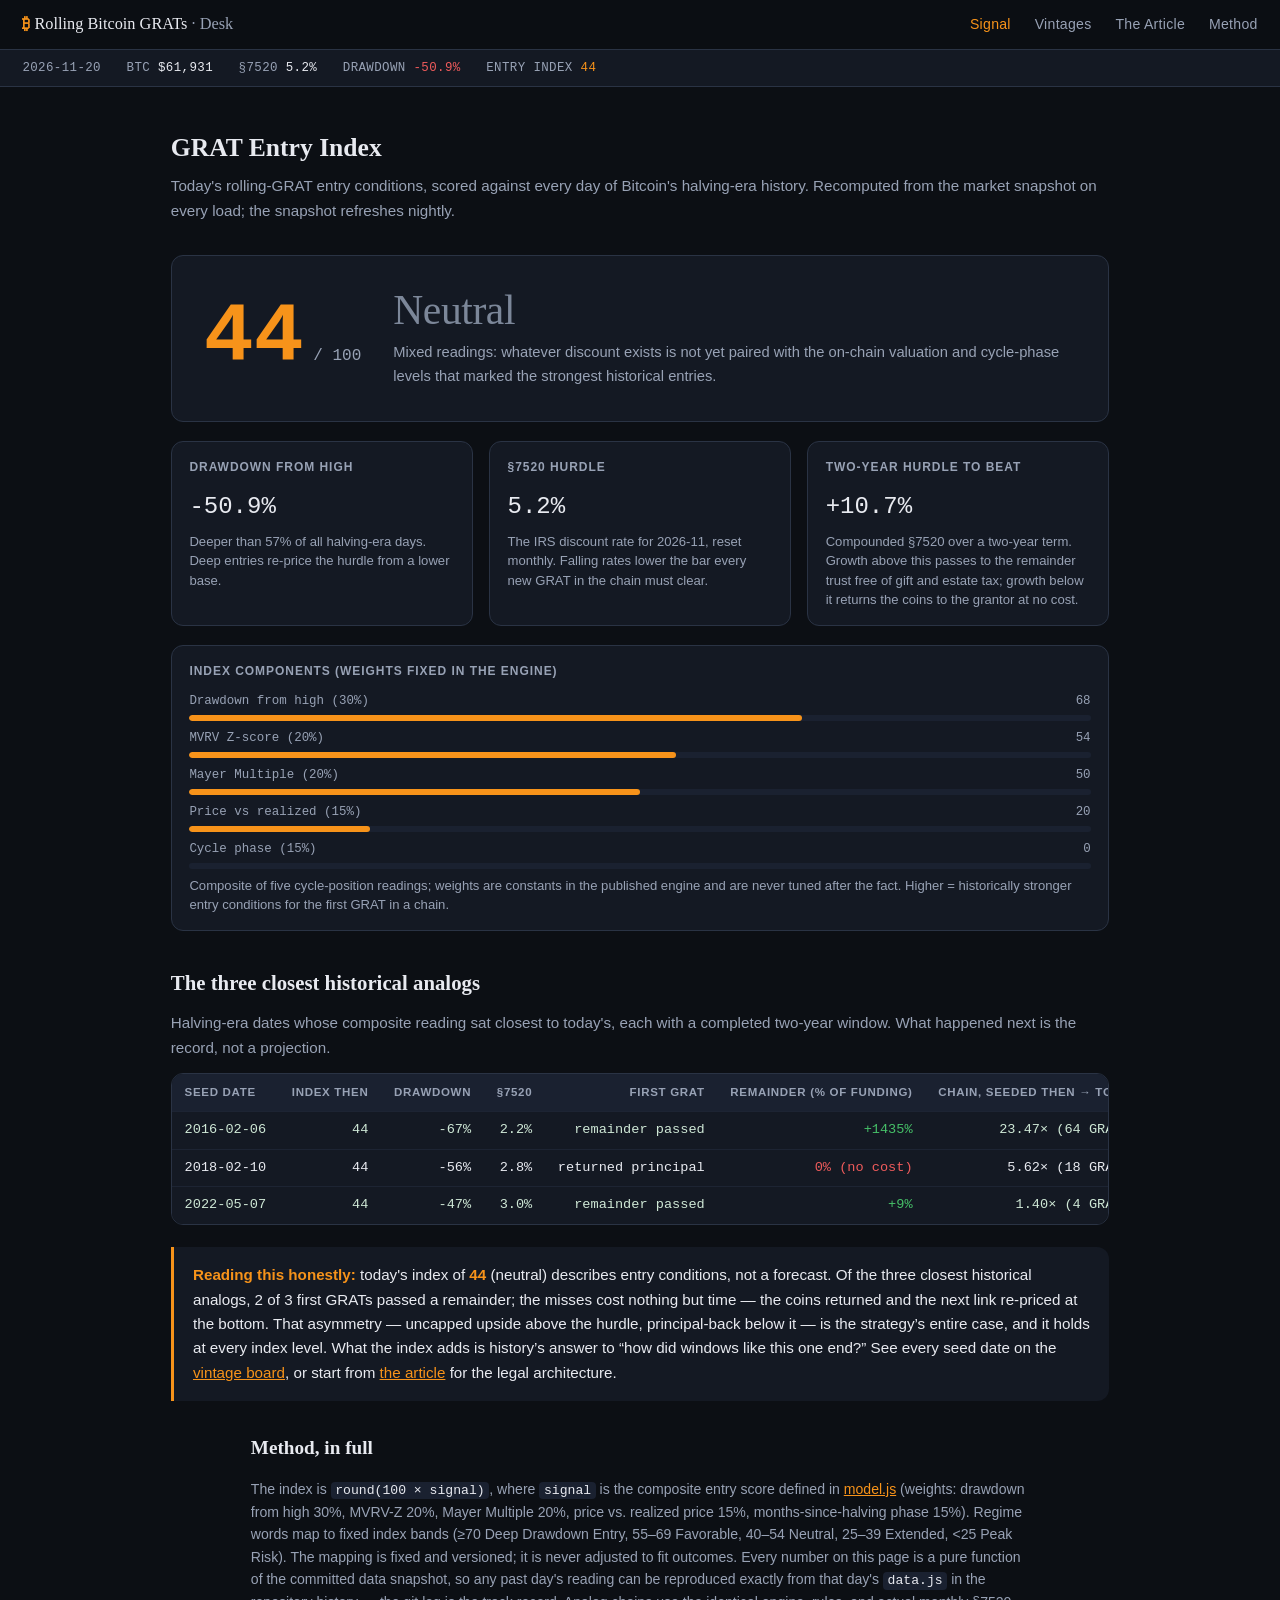
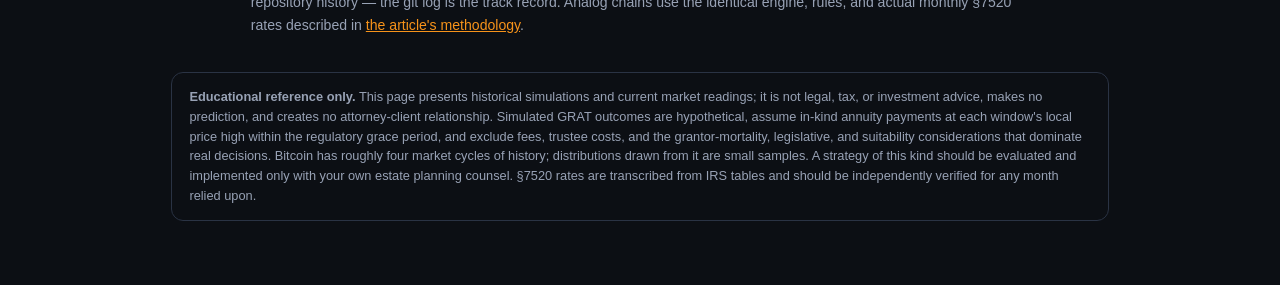
<file: signal.html>
<!DOCTYPE html>
<html lang="en">
<head>
<meta charset="utf-8">
<meta name="viewport" content="width=device-width, initial-scale=1">
<title>GRAT Entry Index — Rolling Bitcoin GRATs Desk</title>
<meta name="description" content="Today's rolling-GRAT entry conditions: one index, one regime word, and the historical record behind both. Computed live from the daily market snapshot.">
<link rel="stylesheet" href="styles.css?v=2">
<link rel="stylesheet" href="desk.css?v=1">
<link rel="icon" href="data:image/svg+xml,<svg xmlns='http://www.w3.org/2000/svg' viewBox='0 0 100 100'><text y='0.9em' font-size='90'>&#8383;</text></svg>">
</head>
<body>

<nav>
  <a class="brand" href="signal.html"><b>&#8383;</b> Rolling Bitcoin GRATs <span style="color:var(--muted)">&middot; Desk</span></a>
  <span class="links">
    <a href="signal.html" style="color:var(--accent)">Signal</a>
    <a href="vintages.html">Vintages</a>
    <a href="index.html">The Article</a>
    <a href="index.html#methodology">Method</a>
  </span>
</nav>

<div class="stampbar" id="stampbar"></div>

<main class="desk">
  <h1>GRAT Entry Index</h1>
  <p class="sub">Today's rolling-GRAT entry conditions, scored against every day of Bitcoin's halving-era history. Recomputed from the market snapshot on every load; the snapshot refreshes nightly.</p>

  <div class="hero">
    <div class="idx"><span class="n" id="idx">&mdash;</span><span class="of"> / 100</span></div>
    <div class="regime">
      <div class="word" id="regime-word">&mdash;</div>
      <div class="expl" id="regime-expl"></div>
    </div>
  </div>

  <div class="cards">
    <div class="card">
      <h3>Drawdown from high</h3>
      <div class="big" id="c-dd">&mdash;</div>
      <div class="note" id="c-dd-note"></div>
    </div>
    <div class="card">
      <h3>&sect;7520 hurdle</h3>
      <div class="big" id="c-rate">&mdash;</div>
      <div class="note" id="c-rate-note"></div>
    </div>
    <div class="card">
      <h3>Two-year hurdle to beat</h3>
      <div class="big" id="c-hurdle">&mdash;</div>
      <div class="note">Compounded &sect;7520 over a two-year term. Growth above this passes to the remainder trust free of gift and estate tax; growth below it returns the coins to the grantor at no cost.</div>
    </div>
  </div>

  <div class="card" style="margin:1.2rem 0">
    <h3>Index components (weights fixed in the engine)</h3>
    <div id="components"></div>
    <div class="note">Composite of five cycle-position readings; weights are constants in the published engine and are never tuned after the fact. Higher = historically stronger entry conditions for the first GRAT in a chain.</div>
  </div>

  <h2 style="font-family:var(--serif);font-size:1.3rem;margin:2.2rem 0 0.6rem">The three closest historical analogs</h2>
  <p class="sub" style="margin-bottom:0.8rem">Halving-era dates whose composite reading sat closest to today's, each with a completed two-year window. What happened next is the record, not a projection.</p>
  <div class="tablewrap">
    <table class="desk-t" id="analogs">
      <thead><tr>
        <th>Seed date</th><th>Index then</th><th>Drawdown</th><th>&sect;7520</th>
        <th>First GRAT</th><th>Remainder (% of funding)</th><th>Chain, seeded then &rarr; today</th>
      </tr></thead>
      <tbody></tbody>
    </table>
  </div>

  <div class="verdict" id="verdict"></div>

  <div class="method">
    <h2>Method, in full</h2>
    <p>The index is <code>round(100 &times; signal)</code>, where <code>signal</code> is the composite entry score defined in <a href="model.js" style="color:var(--accent)">model.js</a> (weights: drawdown from high 30%, MVRV-Z 20%, Mayer Multiple 20%, price vs. realized price 15%, months-since-halving phase 15%). Regime words map to fixed index bands (&ge;70 Deep Drawdown Entry, 55&ndash;69 Favorable, 40&ndash;54 Neutral, 25&ndash;39 Extended, &lt;25 Peak Risk). The mapping is fixed and versioned; it is never adjusted to fit outcomes. Every number on this page is a pure function of the committed data snapshot, so any past day's reading can be reproduced exactly from that day's <code>data.js</code> in the repository history &mdash; the git log is the track record. Analog chains use the identical engine, rules, and actual monthly &sect;7520 rates described in <a href="index.html#methodology" style="color:var(--accent)">the article's methodology</a>.</p>
  </div>

  <div class="disclaimer">
    <b>Educational reference only.</b> This page presents historical simulations and current market readings; it is not legal, tax, or investment advice, makes no prediction, and creates no attorney-client relationship. Simulated GRAT outcomes are hypothetical, assume in-kind annuity payments at each window's local price high within the regulatory grace period, and exclude fees, trustee costs, and the grantor-mortality, legislative, and suitability considerations that dominate real decisions. Bitcoin has roughly four market cycles of history; distributions drawn from it are small samples. A strategy of this kind should be evaluated and implemented only with your own estate planning counsel. &sect;7520 rates are transcribed from IRS tables and should be independently verified for any month relied upon.
  </div>
</main>

<script src="data.js"></script>
<script src="model.js"></script>
<script src="desk.js"></script>
<script>
(function () {
  const K = window.DESK, $ = id => document.getElementById(id);
  K.fillStamp();

  $("idx").textContent = K.index;
  const w = $("regime-word");
  w.textContent = K.regime.word; w.classList.add(K.regime.cls);
  $("regime-expl").textContent = K.regime.expl;

  const pct = K.ddPercentile();
  $("c-dd").textContent = K.ddNow === null ? "—" : "-" + K.ddNow.toFixed(1) + "%";
  $("c-dd-note").textContent = pct === null ? "" :
    "Deeper than " + pct.toFixed(0) + "% of all halving-era days. Deep entries re-price the hurdle from a lower base.";
  $("c-rate").textContent = K.rateNow.toFixed(1) + "%";
  $("c-rate-note").textContent = "The IRS discount rate for " + K.fmtDate(K.lastMs).slice(0, 7) +
    ", reset monthly. Falling rates lower the bar every new GRAT in the chain must clear.";
  const hurdle = (Math.pow(1 + K.rateNow / 100, 2) - 1) * 100;
  $("c-hurdle").textContent = "+" + hurdle.toFixed(1) + "%";

  const NAMES = { drawdown: "Drawdown from high (30%)", mvrv_z: "MVRV Z-score (20%)",
                  mayer: "Mayer Multiple (20%)", realized: "Price vs realized (15%)",
                  cycle_phase: "Cycle phase (15%)" };
  const comps = $("components");
  for (const k in NAMES) {
    if (!(k in K.sig.components)) continue;
    const v = K.sig.components[k];
    comps.insertAdjacentHTML("beforeend",
      `<div class="combar"><div class="lab"><span>${NAMES[k]}</span><span>${(v * 100).toFixed(0)}</span></div>` +
      `<div class="track"><div class="fill" style="width:${(v * 100).toFixed(0)}%"></div></div></div>`);
  }

  const tb = document.querySelector("#analogs tbody");
  const analogs = K.findAnalogs(3);
  for (const a of analogs) {
    const win = a.firstStatus === "completed" && a.firstRemainderPct > 0;
    tb.insertAdjacentHTML("beforeend",
      `<tr class="${win ? "win" : "loss"}"><td>${K.fmtDate(a.ms)}</td><td>${a.index}</td>` +
      `<td>-${a.dd === null ? "—" : a.dd.toFixed(0)}%</td><td>${a.rate.toFixed(1)}%</td>` +
      `<td>${win ? "remainder passed" : "returned principal"}</td>` +
      `<td class="mult">${win ? "+" + a.firstRemainderPct.toFixed(0) + "%" : "0% (no cost)"}</td>` +
      `<td>${a.chainMultiple >= 0.005 ? a.chainMultiple.toFixed(2) + "× (" + a.nGrats + " GRATs)" : "—"}</td></tr>`);
  }

  const wins = analogs.filter(a => a.firstStatus === "completed" && a.firstRemainderPct > 0).length;
  $("verdict").innerHTML =
    `<b>Reading this honestly:</b> today's index of <b>${K.index}</b> (${K.regime.word.toLowerCase()}) ` +
    `describes entry conditions, not a forecast. Of the three closest historical analogs, ${wins} of 3 first GRATs ` +
    `passed a remainder; the misses cost nothing but time &mdash; the coins returned and the next link re-priced at the bottom. ` +
    `That asymmetry &mdash; uncapped upside above the hurdle, principal-back below it &mdash; is the strategy&rsquo;s entire case, ` +
    `and it holds at every index level. What the index adds is history&rsquo;s answer to &ldquo;how did windows like this one end?&rdquo; ` +
    `See every seed date on the <a href="vintages.html" style="color:var(--accent)">vintage board</a>, or start from ` +
    `<a href="index.html" style="color:var(--accent)">the article</a> for the legal architecture.`;
})();
</script>
</body>
</html>
</file>
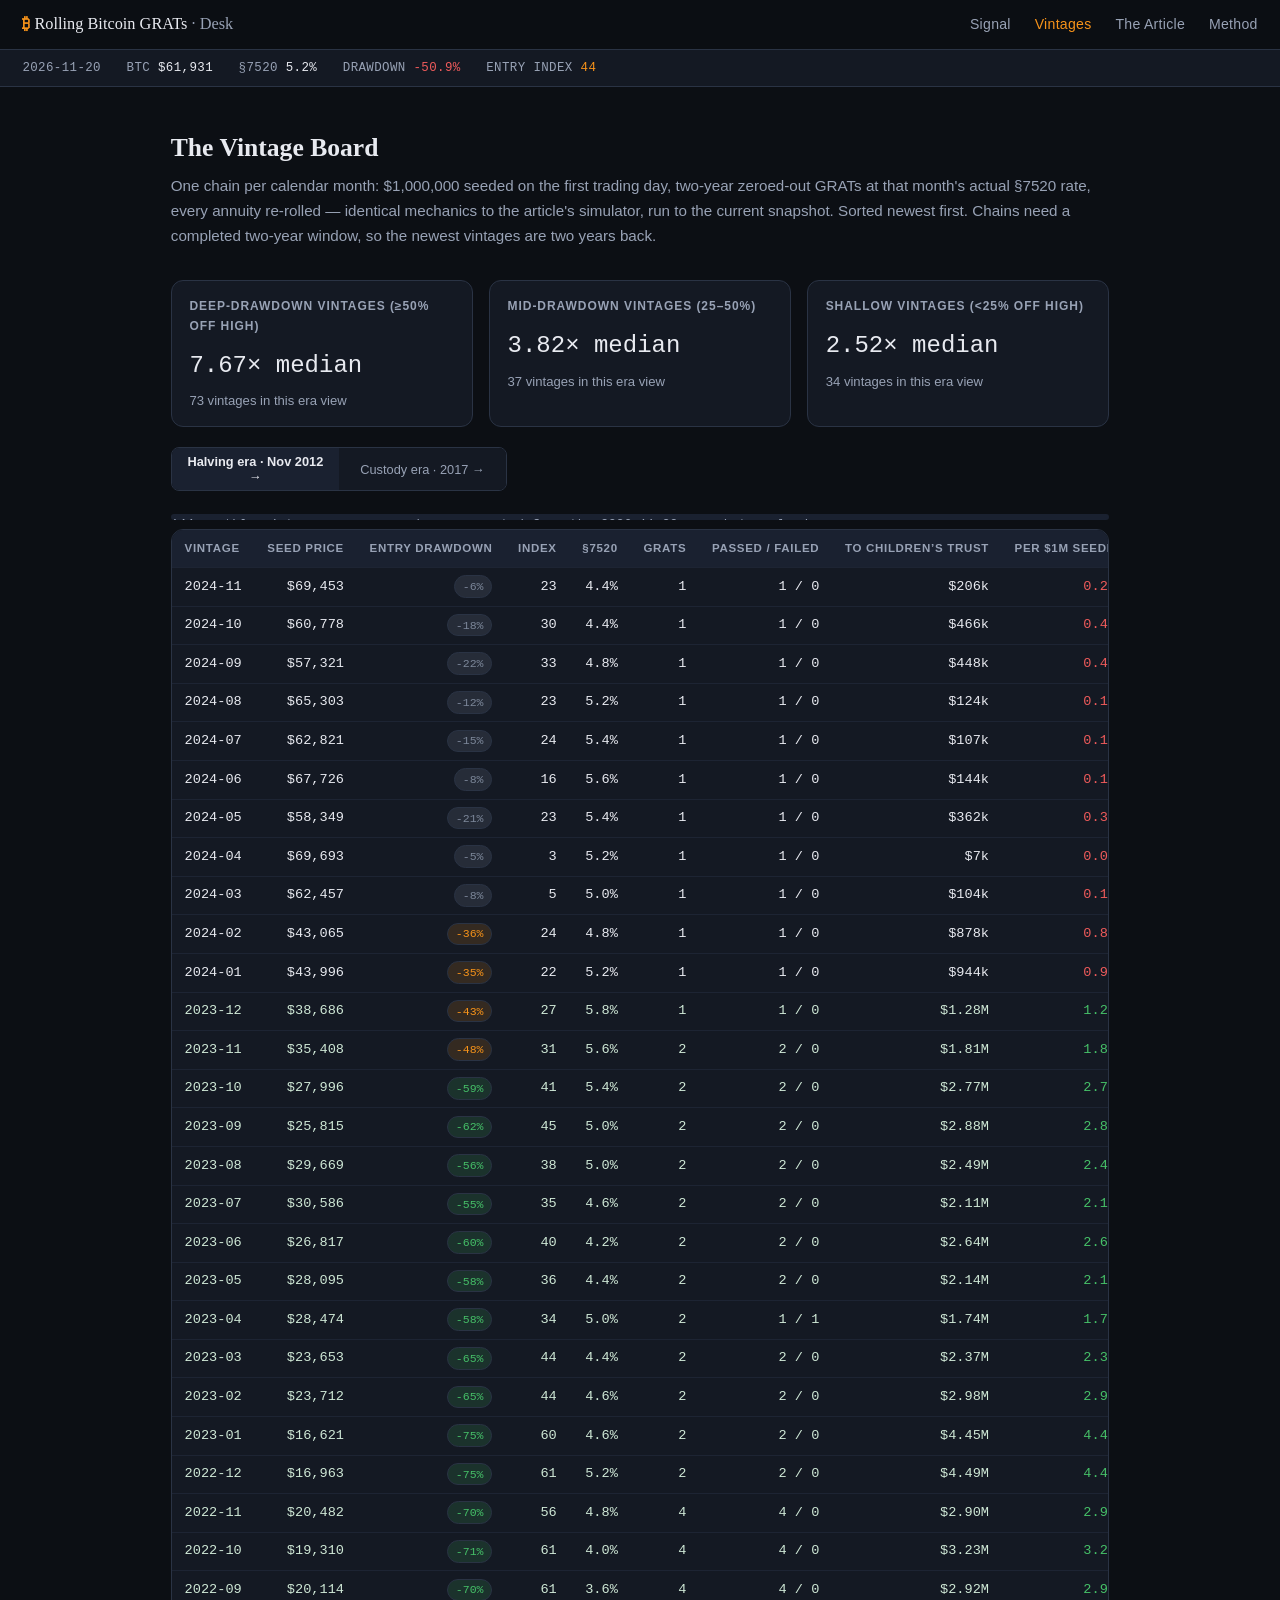
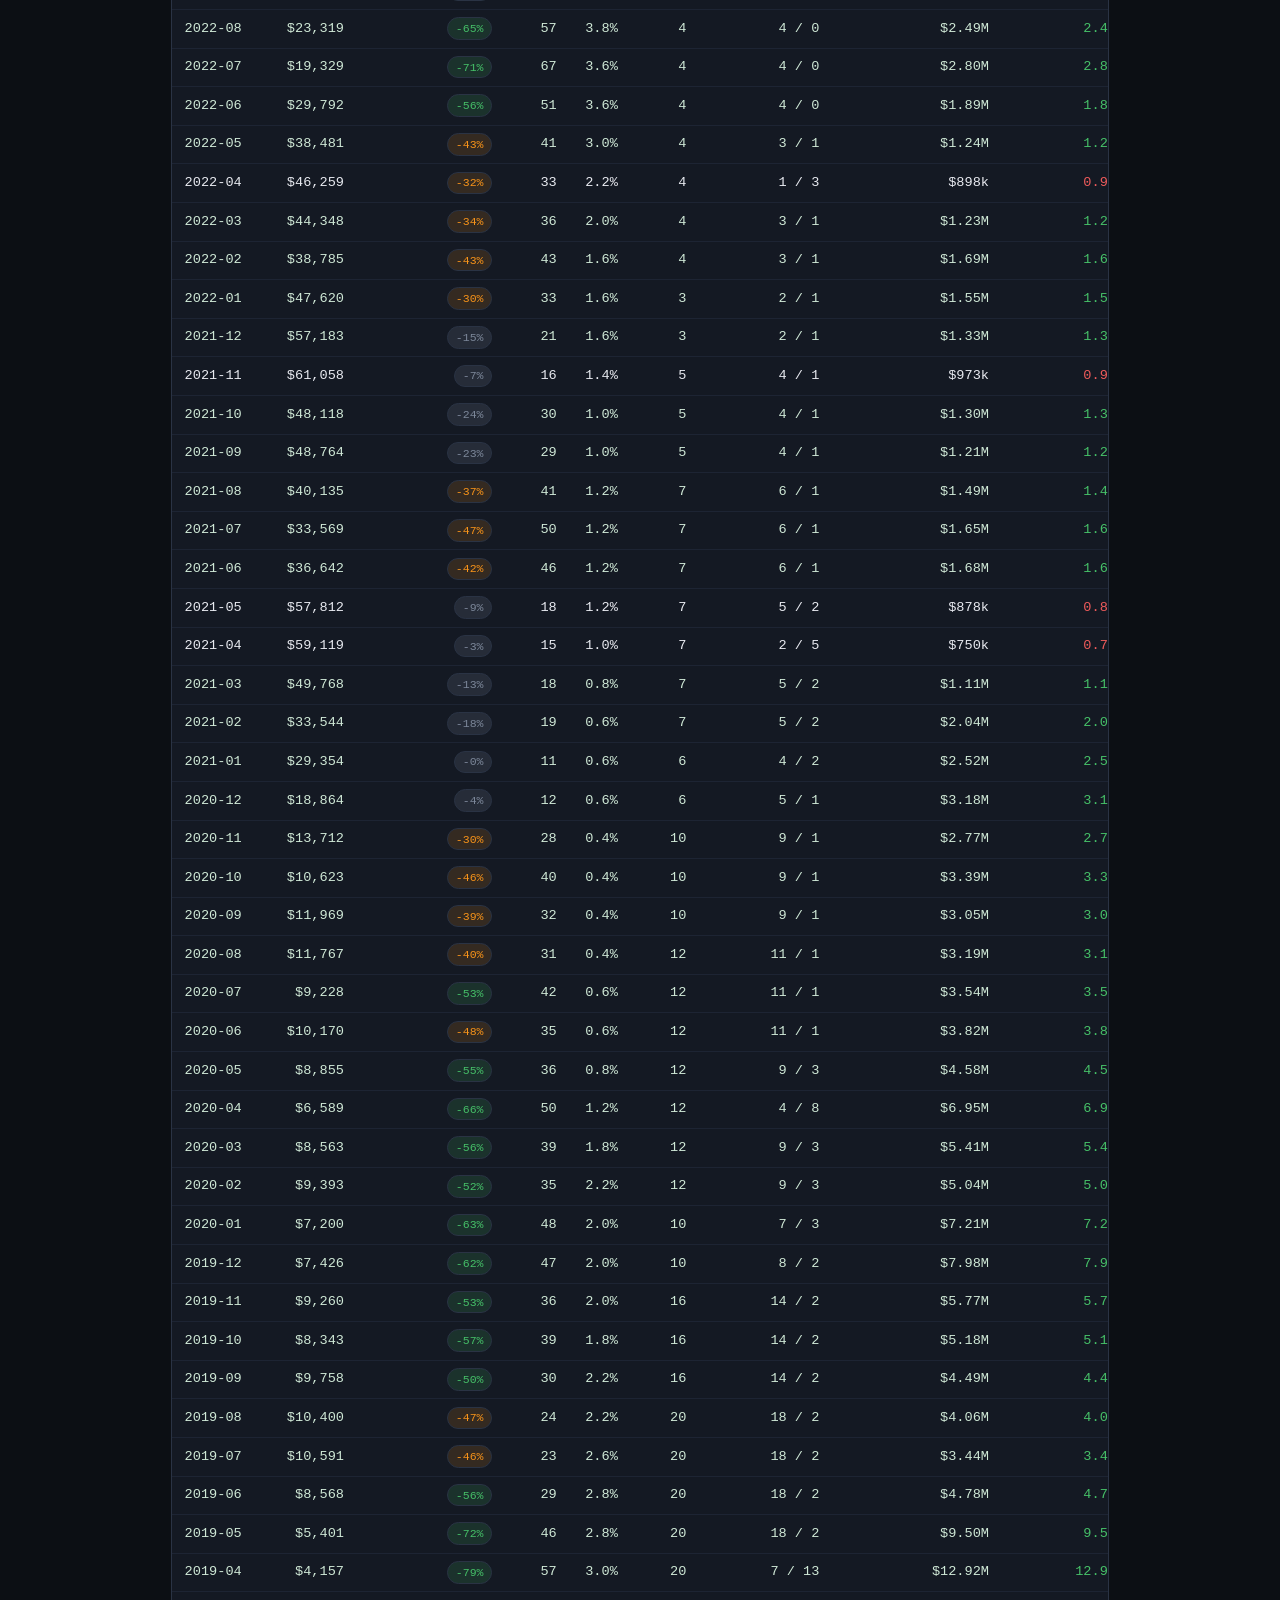
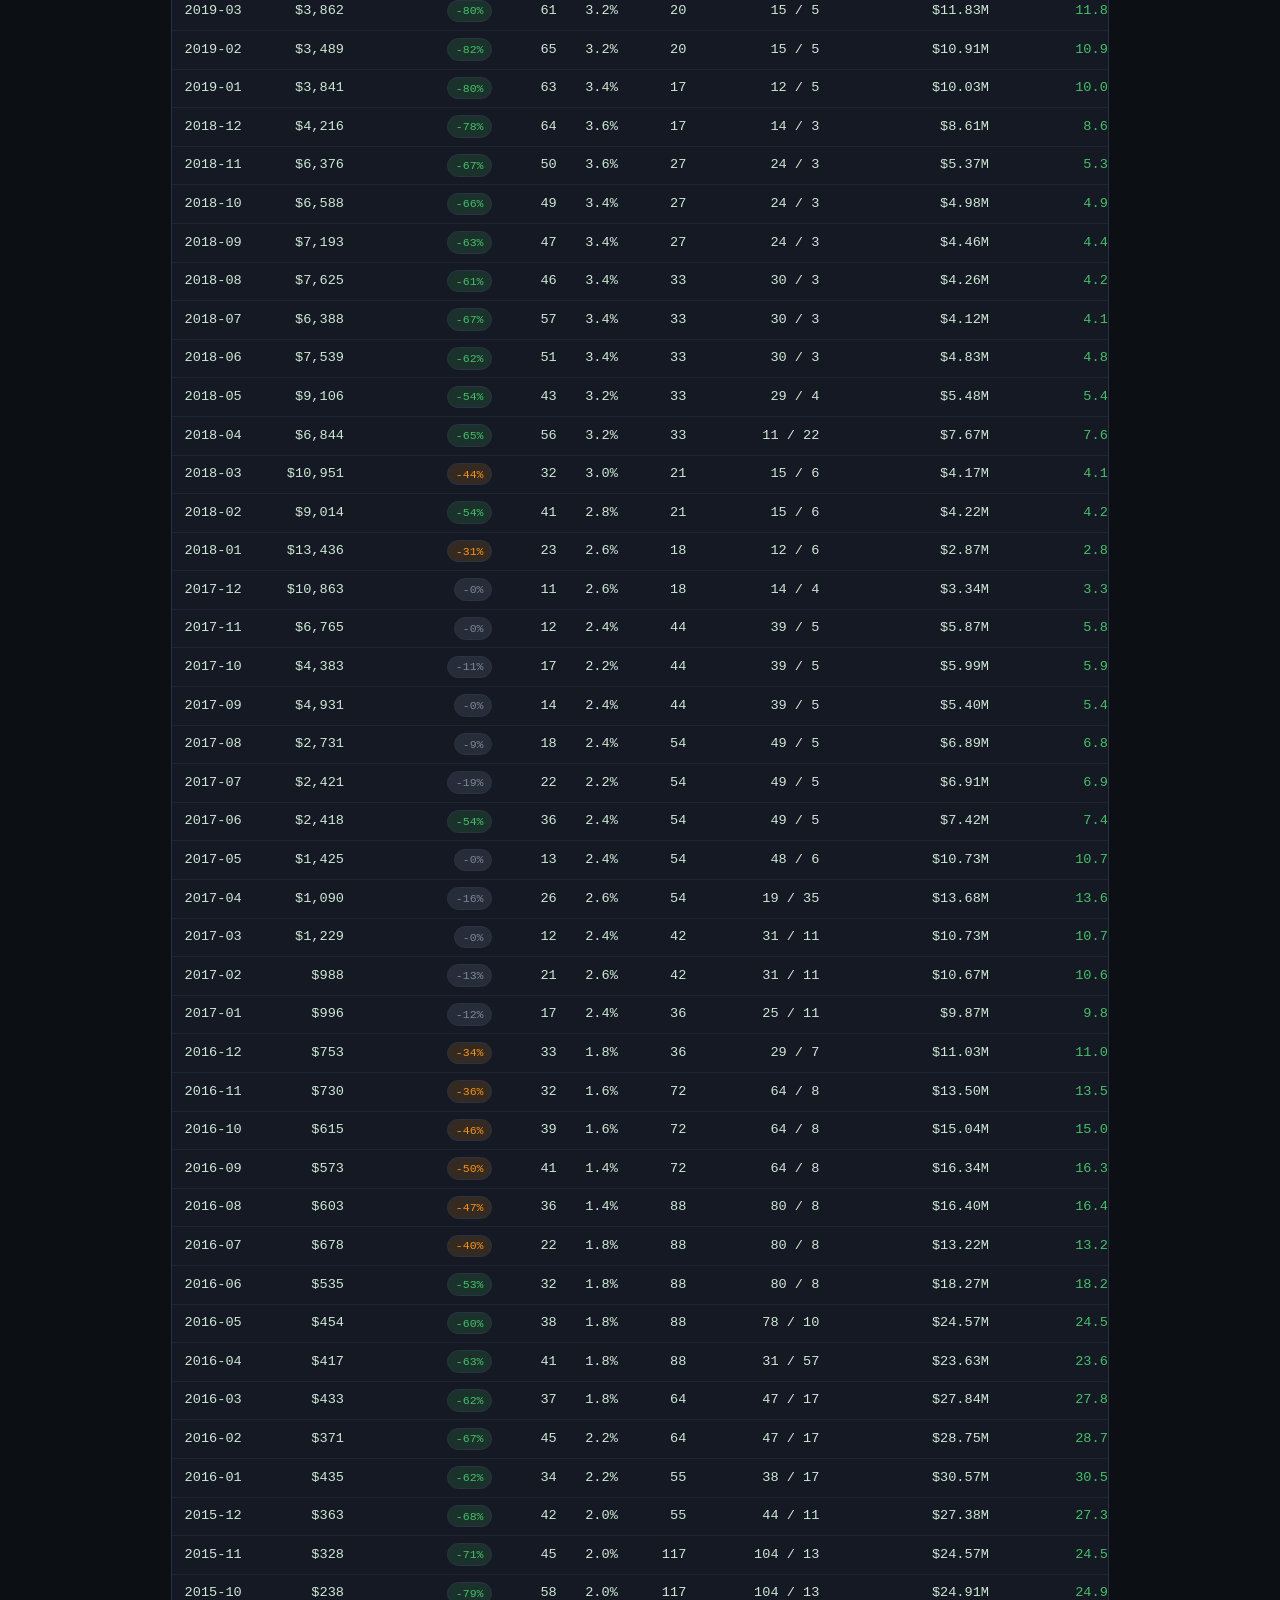
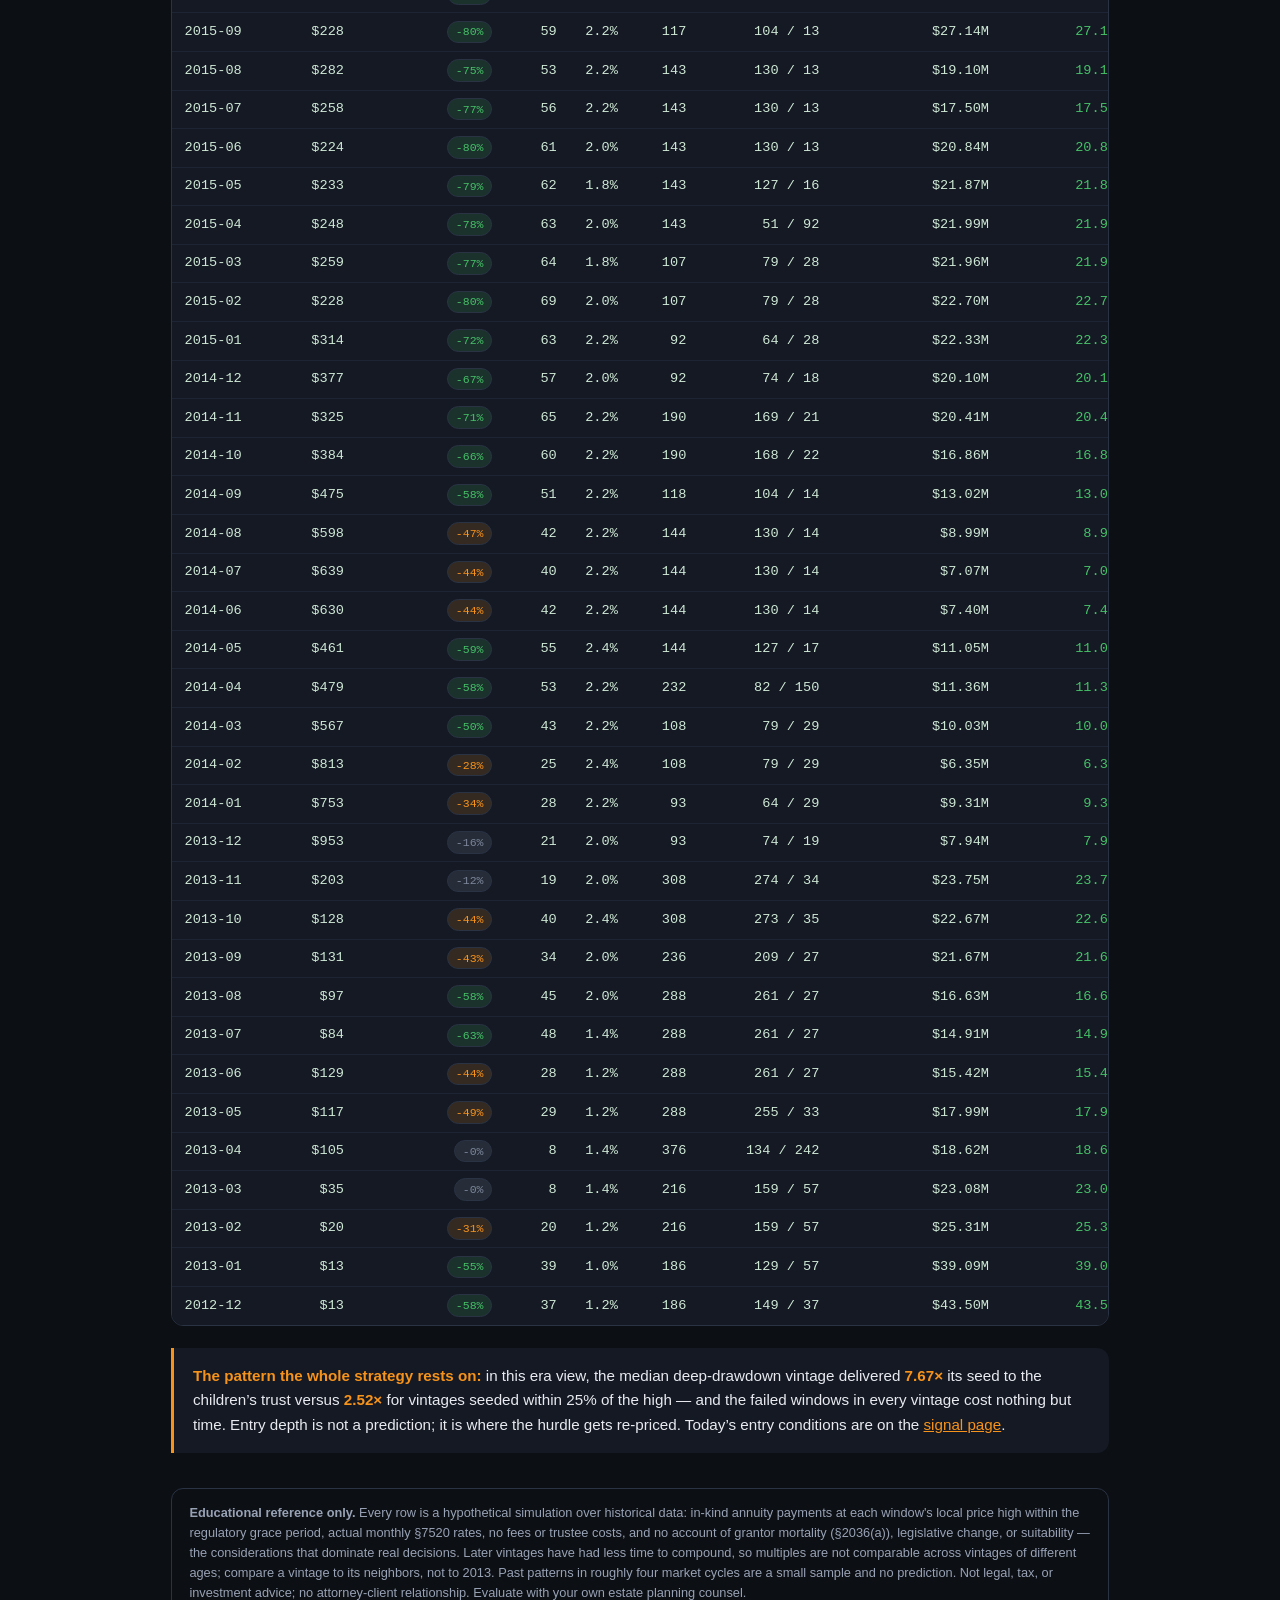
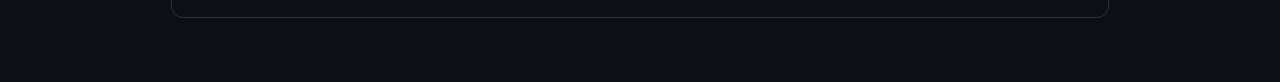
<file: vintages.html>
<!DOCTYPE html>
<html lang="en">
<head>
<meta charset="utf-8">
<meta name="viewport" content="width=device-width, initial-scale=1">
<title>Vintage Board — Rolling Bitcoin GRATs Desk</title>
<meta name="description" content="Every monthly rolling-GRAT vintage since the first halving: seed date, entry conditions, and what the chain delivered — computed live from the daily market snapshot.">
<link rel="stylesheet" href="styles.css?v=2">
<link rel="stylesheet" href="desk.css?v=1">
<link rel="icon" href="data:image/svg+xml,<svg xmlns='http://www.w3.org/2000/svg' viewBox='0 0 100 100'><text y='0.9em' font-size='90'>&#8383;</text></svg>">
</head>
<body>

<nav>
  <a class="brand" href="signal.html"><b>&#8383;</b> Rolling Bitcoin GRATs <span style="color:var(--muted)">&middot; Desk</span></a>
  <span class="links">
    <a href="signal.html">Signal</a>
    <a href="vintages.html" style="color:var(--accent)">Vintages</a>
    <a href="index.html">The Article</a>
    <a href="index.html#methodology">Method</a>
  </span>
</nav>

<div class="stampbar" id="stampbar"></div>

<main class="desk">
  <h1>The Vintage Board</h1>
  <p class="sub">One chain per calendar month: $1,000,000 seeded on the first trading day, two-year zeroed-out GRATs at that month's actual &sect;7520 rate, every annuity re-rolled — identical mechanics to the article's simulator, run to the current snapshot. Sorted newest first. Chains need a completed two-year window, so the newest vintages are two years back.</p>

  <div class="cards" id="bucket-cards">
    <div class="card"><h3>Deep-drawdown vintages (&ge;50% off high)</h3><div class="big" id="b-deep">&mdash;</div><div class="note" id="b-deep-n"></div></div>
    <div class="card"><h3>Mid-drawdown vintages (25&ndash;50%)</h3><div class="big" id="b-mid">&mdash;</div><div class="note" id="b-mid-n"></div></div>
    <div class="card"><h3>Shallow vintages (&lt;25% off high)</h3><div class="big" id="b-shallow">&mdash;</div><div class="note" id="b-shallow-n"></div></div>
  </div>

  <div class="seg era" id="era">
    <button data-from="halving" class="on">Halving era &middot; Nov 2012 &rarr;</button>
    <button data-from="custody">Custody era &middot; 2017 &rarr;</button>
  </div>
  <div class="progress" id="progress">Computing vintages&hellip;</div>

  <div class="tablewrap">
    <table class="desk-t" id="board">
      <thead><tr>
        <th>Vintage</th><th>Seed price</th><th>Entry drawdown</th><th>Index</th><th>&sect;7520</th>
        <th>GRATs</th><th>Passed / Failed</th><th>To children&rsquo;s trust</th><th>Per $1M seeded</th>
      </tr></thead>
      <tbody></tbody>
    </table>
  </div>

  <div class="verdict" id="verdict" style="display:none"></div>

  <div class="disclaimer">
    <b>Educational reference only.</b> Every row is a hypothetical simulation over historical data: in-kind annuity payments at each window's local price high within the regulatory grace period, actual monthly &sect;7520 rates, no fees or trustee costs, and no account of grantor mortality (&sect;2036(a)), legislative change, or suitability &mdash; the considerations that dominate real decisions. Later vintages have had less time to compound, so multiples are not comparable across vintages of different ages; compare a vintage to its neighbors, not to 2013. Past patterns in roughly four market cycles are a small sample and no prediction. Not legal, tax, or investment advice; no attorney-client relationship. Evaluate with your own estate planning counsel.
  </div>
</main>

<script src="data.js"></script>
<script src="model.js"></script>
<script src="desk.js"></script>
<script>
(function () {
  const K = window.DESK, $ = id => document.getElementById(id);
  K.fillStamp();

  const CUSTODY0 = Date.UTC(2017, 0, 1);
  const tb = document.querySelector("#board tbody");
  const fmtM = x => x >= 1e9 ? "$" + (x / 1e9).toFixed(2) + "B"
                 : x >= 1e6 ? "$" + (x / 1e6).toFixed(2) + "M"
                 : "$" + Math.round(x / 1e3) + "k";

  let all = null;

  function ddChip(dd) {
    if (dd === null) return "";
    const cls = dd >= 50 ? "deep" : dd >= 25 ? "mid" : "shallow";
    return `<span class="chip ${cls}">-${dd.toFixed(0)}%</span>`;
  }

  function render(fromMs) {
    const rows = all.filter(r => r.ms >= fromMs).sort((a, b) => b.ms - a.ms);
    tb.innerHTML = "";
    const frag = [];
    for (const r of rows) {
      const win = r.multiple >= 1;
      frag.push(
        `<tr class="${win ? "win" : "loss"}"><td>${K.fmtDate(r.ms).slice(0, 7)}</td>` +
        `<td>${K.fmtUsd0(r.price)}</td><td>${ddChip(r.dd)}</td><td>${r.index}</td>` +
        `<td>${r.rate.toFixed(1)}%</td><td>${r.nGrats}</td>` +
        `<td>${r.nCompleted} / ${r.nFailed}</td><td>${fmtM(r.dynastyUsd)}</td>` +
        `<td class="mult">${r.multiple.toFixed(2)}&times;</td></tr>`);
    }
    tb.innerHTML = frag.join("");

    const s = K.bucketStats(rows);
    const put = (id, st) => {
      $(id).textContent = st.median === null ? "—" : st.median.toFixed(2) + "× median";
      $(id + "-n").textContent = st.n + " vintages in this era view";
    };
    put("b-deep", s.deep); put("b-mid", s.mid); put("b-shallow", s.shallow);

    const v = $("verdict");
    if (s.deep.median !== null && s.shallow.median !== null) {
      v.style.display = "";
      v.innerHTML = `<b>The pattern the whole strategy rests on:</b> in this era view, the median deep-drawdown vintage ` +
        `delivered <b>${s.deep.median.toFixed(2)}&times;</b> its seed to the children&rsquo;s trust versus ` +
        `<b>${s.shallow.median.toFixed(2)}&times;</b> for vintages seeded within 25% of the high &mdash; ` +
        `and the failed windows in every vintage cost nothing but time. Entry depth is not a prediction; ` +
        `it is where the hurdle gets re-priced. Today&rsquo;s entry conditions are on the ` +
        `<a href="signal.html" style="color:var(--accent)">signal page</a>.`;
    }
  }

  const eraFrom = { halving: K.HALVING0, custody: CUSTODY0 };
  K.sweepVintages(K.HALVING0, (done, total) => {
    $("progress").textContent = `Computing vintages… ${done} / ${total}`;
  }, rows => {
    all = rows;
    $("progress").textContent = rows.length + " monthly vintages · every number recomputed from the " +
      K.fmtDate(K.lastMs) + " snapshot on load";
    render(K.HALVING0);
    document.querySelectorAll("#era button").forEach(b => b.addEventListener("click", () => {
      document.querySelectorAll("#era button").forEach(x => x.classList.remove("on"));
      b.classList.add("on");
      render(eraFrom[b.dataset.from]);
    }));
  });
})();
</script>
</body>
</html>
</file>
<file: styles.css>
/* Rolling Bitcoin GRATs — site styles. Dark, print-serious, BTC-orange accent. */
:root {
  --bg: #0c0f14;
  --panel: #141923;
  --panel-2: #1a2130;
  --line: #2a3344;
  --text: #e8eaf0;
  --muted: #98a2b5;
  --accent: #f7931a;
  --accent-dim: #b96f15;
  --green: #46c068;
  --red: #ef5b5b;
  --gray: #7c8799;
  --purple: #b48ce8;
  --mono: "SF Mono", "Cascadia Code", Consolas, "Courier New", monospace;
  --serif: Charter, "Bitstream Charter", Georgia, "Times New Roman", serif;
  --sans: -apple-system, "Segoe UI", Roboto, Helvetica, Arial, sans-serif;
}
* { box-sizing: border-box; }
html { scroll-behavior: smooth; }
body {
  margin: 0; background: var(--bg); color: var(--text);
  font-family: var(--sans); font-size: 17px; line-height: 1.65;
  -webkit-font-smoothing: antialiased;
}

/* ------------------------------------------------------------- nav ----- */
nav {
  position: sticky; top: 0; z-index: 50;
  display: flex; align-items: center; justify-content: space-between;
  padding: 0.65rem 1.4rem; background: rgba(12, 15, 20, 0.92);
  backdrop-filter: blur(8px); border-bottom: 1px solid var(--line);
}
nav .brand { font-family: var(--serif); font-size: 1.02rem; color: var(--text); text-decoration: none; }
nav .brand b { color: var(--accent); font-weight: 600; }
nav .links a {
  color: var(--muted); text-decoration: none; font-size: 0.88rem;
  margin-left: 1.2rem; letter-spacing: 0.02em;
}
nav .links a:hover { color: var(--accent); }

/* ----------------------------------------------------------- article --- */
.prose { max-width: 720px; margin: 0 auto; padding: 0 1.3rem; }
.prose:first-of-type { padding-top: 4rem; }
.prose h1 {
  font-family: var(--serif); font-size: clamp(2rem, 5.4vw, 3.1rem);
  line-height: 1.12; margin: 0 0 1rem; letter-spacing: -0.01em;
}
.prose h2 {
  font-family: var(--serif); font-size: 1.65rem; line-height: 1.25;
  margin: 3rem 0 0.7rem; letter-spacing: -0.005em;
}
.prose h3 { font-family: var(--serif); font-size: 1.18rem; margin: 1.8rem 0 0.4rem; }
.prose p { margin: 0 0 1.05rem; color: #d4d9e3; }
.prose .standfirst {
  font-size: 1.18rem; line-height: 1.5; color: var(--muted);
  font-family: var(--serif); font-style: italic; margin-bottom: 2rem;
}
.prose a { color: var(--accent); }
.prose blockquote.pull {
  font-family: var(--serif); font-size: 1.45rem; line-height: 1.35;
  font-style: italic; color: var(--accent);
  border-left: 3px solid var(--accent); margin: 2rem 0; padding: 0.2rem 0 0.2rem 1.2rem;
}
.prose table {
  width: 100%; border-collapse: collapse; margin: 1.4rem 0; font-size: 0.92rem;
}
.prose th {
  text-align: left; color: var(--muted); font-weight: 600;
  border-bottom: 1px solid var(--line); padding: 0.45rem 0.6rem 0.45rem 0;
  font-size: 0.8rem; text-transform: uppercase; letter-spacing: 0.06em;
}
.prose td { border-bottom: 1px solid #1d2433; padding: 0.5rem 0.6rem 0.5rem 0; vertical-align: top; }
.prose .endnote { color: var(--muted); margin-top: 2rem; }
.prose figure.livefig {
  margin: 1.8rem 0; padding: 1rem 1.1rem; background: var(--panel);
  border: 1px solid var(--line); border-radius: 12px;
}
.livefig-stat {
  font-family: var(--mono); font-size: 1.02rem; margin-bottom: 0.55rem;
}
.livefig-stat b { color: var(--accent); font-size: 1.25rem; }
.prose figcaption {
  font-size: 0.8rem; color: var(--muted); line-height: 1.5; margin-top: 0.55rem;
}
.prose figcaption strong { color: var(--text); }

/* --------------------------------------------------------- simulator --- */
.sim-wrap { max-width: 1120px; margin: 4rem auto 0; padding: 0 1.3rem; }
.sim-head h2 {
  font-family: var(--serif); font-size: 2.1rem; margin: 0 0 0.4rem;
}
.sim-head .datastamp { color: var(--muted); font-size: 0.9rem; font-family: var(--mono); }
.sim-head p.lede { color: #d4d9e3; max-width: 760px; }

.panel {
  background: var(--panel); border: 1px solid var(--line);
  border-radius: 12px; padding: 1.1rem 1.25rem; margin-top: 1.2rem;
}
.panel h3 {
  margin: 0 0 0.75rem; font-size: 0.82rem; letter-spacing: 0.1em;
  text-transform: uppercase; color: var(--muted); font-weight: 600;
}

/* current reading */
.reading { display: flex; flex-wrap: wrap; gap: 1.6rem; align-items: center; }
.gauge { position: relative; width: 132px; height: 132px; flex: 0 0 auto; }
.gauge svg { width: 100%; height: 100%; }
.gauge .score {
  position: absolute; inset: 0; display: flex; flex-direction: column;
  align-items: center; justify-content: center; font-family: var(--mono);
}
.gauge .score b { font-size: 1.7rem; line-height: 1; }
.gauge .score span { font-size: 0.66rem; color: var(--muted); letter-spacing: 0.08em; }
.reading .facts { flex: 1 1 320px; display: grid; grid-template-columns: repeat(auto-fit, minmax(140px, 1fr)); gap: 0.7rem 1.2rem; }
.fact .k { font-size: 0.72rem; color: var(--muted); text-transform: uppercase; letter-spacing: 0.07em; }
.fact .v { font-family: var(--mono); font-size: 1.05rem; }
.fact .v small { color: var(--muted); font-size: 0.78rem; }
.bars { flex: 1 1 240px; }
.bars .brow { display: grid; grid-template-columns: 92px 1fr 42px; gap: 0.5rem; align-items: center; font-size: 0.78rem; margin: 0.22rem 0; }
.bars .brow .lbl { color: var(--muted); }
.bars .track { display: block; height: 7px; background: var(--panel-2); border-radius: 4px; overflow: hidden; }
.bars .fill { display: block; height: 100%; background: var(--accent); border-radius: 4px; }
.bars .val { font-family: var(--mono); color: var(--text); text-align: right; }
.reading-meaning {
  margin-top: 1.1rem; padding-top: 0.95rem; border-top: 1px solid var(--line);
  font-size: 0.92rem; line-height: 1.62; color: #cdd3df;
}
.reading-meaning b { color: var(--accent); font-family: var(--mono); }
.reading-meaning strong { color: var(--text); }
.motion-controls { display: flex; align-items: center; gap: 0.7rem; flex-wrap: wrap; }
.motion-controls .seg { display: inline-flex; }
.motion-controls .seg button { padding: 0.3rem 0.55rem; font-size: 0.78rem; }

/* controls */
.controls { display: grid; grid-template-columns: repeat(auto-fit, minmax(230px, 1fr)); gap: 1.1rem 1.6rem; }
.ctl label.name {
  display: block; font-size: 0.74rem; text-transform: uppercase;
  letter-spacing: 0.08em; color: var(--muted); margin-bottom: 0.35rem;
}
.ctl .row { display: flex; gap: 0.5rem; align-items: center; }
.ctl input[type="range"] { width: 100%; accent-color: var(--accent); }
.ctl .readout { font-family: var(--mono); font-size: 0.95rem; white-space: nowrap; }
.ctl input[type="text"], .ctl input[type="date"], .ctl select {
  background: var(--panel-2); color: var(--text); border: 1px solid var(--line);
  border-radius: 7px; padding: 0.42rem 0.6rem; font-family: var(--mono);
  font-size: 0.92rem; width: 100%;
}
.chips { display: flex; flex-wrap: wrap; gap: 0.4rem; margin-top: 0.5rem; }
.chip {
  font-size: 0.74rem; padding: 0.22rem 0.6rem; border-radius: 99px;
  border: 1px solid var(--line); background: transparent; color: var(--muted);
  cursor: pointer; font-family: var(--mono);
}
.chip:hover { border-color: var(--accent); color: var(--accent); }
.seg { display: flex; border: 1px solid var(--line); border-radius: 8px; overflow: hidden; }
.seg button {
  flex: 1; background: transparent; border: 0; color: var(--muted);
  padding: 0.45rem 0.4rem; cursor: pointer; font-size: 0.84rem;
}
.seg button + button { border-left: 1px solid var(--line); }
.seg button.on { background: var(--accent); color: #14181c; font-weight: 600; }
.toggle { display: flex; align-items: center; gap: 0.55rem; font-size: 0.92rem; cursor: pointer; user-select: none; }
.toggle input { accent-color: var(--accent); width: 16px; height: 16px; }
.subctl { margin-top: 0.6rem; }
.hidden { display: none !important; }

/* summary cards */
.cards { display: grid; grid-template-columns: repeat(auto-fit, minmax(160px, 1fr)); gap: 0.8rem; }
.card {
  background: var(--panel); border: 1px solid var(--line); border-radius: 12px;
  padding: 0.85rem 1rem;
}
.card .k { font-size: 0.7rem; text-transform: uppercase; letter-spacing: 0.08em; color: var(--muted); }
.card .v { font-family: var(--mono); font-size: 1.45rem; margin-top: 0.15rem; }
.card .v.accent { color: var(--accent); }
.card .v.green { color: var(--green); }
.card .v.red { color: var(--red); }
.card .v.purple { color: var(--purple); }
.card .sub { font-size: 0.74rem; color: var(--muted); font-family: var(--mono); margin-top: 0.1rem; }
.notice {
  border-left: 3px solid var(--accent); background: var(--panel);
  padding: 0.8rem 1rem; border-radius: 0 10px 10px 0; color: #d4d9e3; font-size: 0.95rem;
}

/* charts */
.chart { width: 100%; }
.chart svg { width: 100%; height: auto; display: block; }
.legend { display: flex; flex-wrap: wrap; gap: 1rem; font-size: 0.76rem; color: var(--muted); margin-top: 0.5rem; }
.legend .key { display: inline-flex; align-items: center; gap: 0.35rem; }
.legend .sw { width: 14px; height: 7px; border-radius: 3px; display: inline-block; }

/* tables */
table.data { width: 100%; border-collapse: collapse; font-size: 0.84rem; font-family: var(--mono); }
table.data th {
  text-align: right; color: var(--muted); font-weight: 600; font-family: var(--sans);
  font-size: 0.7rem; text-transform: uppercase; letter-spacing: 0.07em;
  border-bottom: 1px solid var(--line); padding: 0.4rem 0.55rem;
}
table.data th:first-child, table.data td:first-child { text-align: left; }
table.data td { padding: 0.38rem 0.55rem; border-bottom: 1px solid #1c2333; text-align: right; white-space: nowrap; }
table.data tr.failed td { color: var(--red); opacity: 0.85; }
table.data tr.open td { color: var(--gray); }
table.data tr.death td { color: var(--purple); }
.table-scroll { overflow-x: auto; max-height: 420px; overflow-y: auto; }
.morebtn {
  margin-top: 0.6rem; background: transparent; color: var(--accent);
  border: 1px solid var(--line); border-radius: 7px; padding: 0.4rem 0.9rem; cursor: pointer;
}
.morebtn:hover { border-color: var(--accent); }

/* mortality */
.mort-grid { display: grid; grid-template-columns: repeat(auto-fit, minmax(250px, 1fr)); gap: 1rem; }
.mort-col { background: var(--panel-2); border-radius: 10px; padding: 0.8rem 1rem; }
.mort-col h4 { margin: 0 0 0.5rem; font-size: 0.85rem; color: var(--muted); font-weight: 600; }
.mort-col .kv { display: flex; justify-content: space-between; font-family: var(--mono); font-size: 0.88rem; padding: 0.14rem 0; }
.mort-col .kv span:first-child { color: var(--muted); font-family: var(--sans); font-size: 0.8rem; }
.expected { margin-top: 0.8rem; font-size: 0.95rem; }
.expected b { color: var(--accent); font-family: var(--mono); }

/* sweep */
.sweep-status { font-size: 0.85rem; color: var(--muted); font-family: var(--mono); }
.progress { height: 6px; background: var(--panel-2); border-radius: 4px; overflow: hidden; margin-top: 0.4rem; }
.progress .p { height: 100%; background: var(--accent); width: 0%; transition: width 0.15s; }

/* methodology / footer */
.method { max-width: 820px; margin: 3.5rem auto 0; padding: 0 1.3rem; }
.method h2 { font-family: var(--serif); font-size: 1.7rem; }
.method ul { color: #d4d9e3; }
.method li { margin-bottom: 0.5rem; }
.method code { font-family: var(--mono); font-size: 0.85em; background: var(--panel-2); padding: 0.1em 0.35em; border-radius: 4px; }

footer {
  margin-top: 4rem; border-top: 1px solid var(--line);
  padding: 2.5rem 1.3rem 3rem; background: var(--panel);
}
.foot-inner { max-width: 820px; margin: 0 auto; display: grid; grid-template-columns: 1fr 1fr; gap: 2rem; }
footer h3 { font-family: var(--serif); margin: 0 0 0.5rem; }
footer p { color: var(--muted); font-size: 0.92rem; margin: 0 0 0.6rem; }
footer a { color: var(--accent); text-decoration: none; }
.smallprint { max-width: 820px; margin: 1.8rem auto 0; color: #6b7689; font-size: 0.78rem; line-height: 1.55; }
@media (max-width: 700px) {
  .foot-inner { grid-template-columns: 1fr; }
  nav .links a { margin-left: 0.7rem; font-size: 0.8rem; }
  /* Tables scroll inside their own box instead of widening the page */
  table { display: block; overflow-x: auto; -webkit-overflow-scrolling: touch; }
  .table-scroll table { display: table; }
  /* Sliders get a full-width line of their own; long readouts sit below
     instead of crushing the slider to zero width */
  .ctl .row { display: block; }
  .ctl .row input[type="range"] { display: block; width: 100%; margin: 0 0 0.35rem; }
  .ctl .row select { width: 100%; }
  .ctl .readout { display: block; white-space: normal; }
}
</file>
<file: desk.css>
/* desk.css — desk-layer components for signal.html / vintages.html.
   Loads AFTER styles.css and reuses its tokens; adds no new colors beyond them. */

.stampbar {
  display: flex; flex-wrap: wrap; gap: 0.4rem 1.6rem; align-items: baseline;
  padding: 0.5rem 1.4rem; border-bottom: 1px solid var(--line);
  background: var(--panel); font-family: var(--mono); font-size: 0.78rem;
  color: var(--muted); letter-spacing: 0.03em;
}
.stampbar b { color: var(--text); font-weight: 500; }
.stampbar .up { color: var(--green); }
.stampbar .down { color: var(--red); }

.desk { max-width: 980px; margin: 0 auto; padding: 2.5rem 1.3rem 4rem; }
.desk h1 { font-family: var(--serif); font-size: 1.6rem; margin: 0 0 0.2rem; }
.desk .sub { color: var(--muted); font-size: 0.95rem; margin: 0 0 2rem; }

.hero {
  display: flex; flex-wrap: wrap; gap: 2rem; align-items: center;
  padding: 2rem; background: var(--panel); border: 1px solid var(--line);
  border-radius: 12px; margin-bottom: 1.2rem;
}
.hero .idx { font-family: var(--mono); line-height: 1; }
.hero .idx .n { font-size: clamp(3.4rem, 9vw, 5.2rem); color: var(--accent); font-weight: 600; }
.hero .idx .of { font-size: 1rem; color: var(--muted); }
.hero .regime { flex: 1; min-width: 240px; }
.hero .regime .word {
  font-family: var(--serif); font-size: clamp(1.7rem, 5vw, 2.6rem);
  line-height: 1.1; letter-spacing: -0.01em;
}
.hero .regime .word.deep { color: var(--green); }
.hero .regime .word.fav { color: var(--green); }
.hero .regime .word.neutral { color: var(--gray); }
.hero .regime .word.ext { color: var(--accent); }
.hero .regime .word.peak { color: var(--red); }
.hero .regime .expl { color: var(--muted); font-size: 0.92rem; margin-top: 0.4rem; }

.cards { display: grid; grid-template-columns: repeat(auto-fit, minmax(230px, 1fr)); gap: 1rem; margin: 1.2rem 0; }
.card {
  background: var(--panel); border: 1px solid var(--line); border-radius: 12px;
  padding: 1rem 1.1rem;
}
.card h3 {
  margin: 0 0 0.6rem; font-size: 0.75rem; font-weight: 600; color: var(--muted);
  text-transform: uppercase; letter-spacing: 0.08em; font-family: var(--sans);
}
.card .big { font-family: var(--mono); font-size: 1.5rem; color: var(--text); }
.card .note { color: var(--muted); font-size: 0.82rem; margin-top: 0.35rem; line-height: 1.45; }

.combar { margin: 0.45rem 0; }
.combar .lab {
  display: flex; justify-content: space-between; font-size: 0.78rem;
  color: var(--muted); font-family: var(--mono); margin-bottom: 0.2rem;
}
.combar .track { height: 6px; background: var(--panel-2); border-radius: 3px; overflow: hidden; }
.combar .fill { height: 100%; background: var(--accent); border-radius: 3px; }

.tablewrap { overflow-x: auto; border: 1px solid var(--line); border-radius: 12px; background: var(--panel); }
table.desk-t { width: 100%; border-collapse: collapse; font-size: 0.85rem; font-family: var(--mono); }
table.desk-t th {
  position: sticky; top: 0; background: var(--panel-2); color: var(--muted);
  text-align: right; font-weight: 600; font-size: 0.72rem; text-transform: uppercase;
  letter-spacing: 0.06em; padding: 0.55rem 0.8rem; white-space: nowrap;
  font-family: var(--sans);
}
table.desk-t th:first-child, table.desk-t td:first-child { text-align: left; }
table.desk-t td { text-align: right; padding: 0.45rem 0.8rem; border-top: 1px solid #1d2433; white-space: nowrap; }
table.desk-t tr.win td { color: #cfe8d6; }
table.desk-t tr.win td.mult { color: var(--green); }
table.desk-t tr.loss td.mult { color: var(--red); }

.chip { display: inline-block; padding: 0.05rem 0.5rem; border-radius: 999px; font-size: 0.72rem; font-family: var(--mono); }
.chip.deep { background: rgba(70,192,104,.15); color: var(--green); }
.chip.mid { background: rgba(247,147,26,.14); color: var(--accent); }
.chip.shallow { background: rgba(124,135,153,.18); color: var(--gray); }

.seg.era { display: inline-flex; border: 1px solid var(--line); border-radius: 8px; overflow: hidden; margin: 0 0 0.8rem; }
.seg.era button {
  background: var(--panel); border: 0; color: var(--muted); padding: 0.4rem 0.9rem;
  font-size: 0.8rem; cursor: pointer; font-family: var(--sans);
}
.seg.era button.on { background: var(--panel-2); color: var(--text); }

.verdict {
  border-left: 3px solid var(--accent); background: var(--panel);
  border-radius: 0 12px 12px 0; padding: 1rem 1.2rem; margin: 1.4rem 0;
  font-size: 0.95rem; line-height: 1.6;
}
.verdict b { color: var(--accent); }

.disclaimer {
  border: 1px solid var(--line); border-radius: 12px; padding: 0.9rem 1.1rem;
  color: var(--muted); font-size: 0.8rem; line-height: 1.55; margin-top: 2.2rem;
}
.method { color: var(--muted); font-size: 0.88rem; line-height: 1.6; margin-top: 2rem; }
.method h2 { font-family: var(--serif); color: var(--text); font-size: 1.2rem; margin: 0 0 0.5rem; }
.method code { font-family: var(--mono); font-size: 0.82rem; color: var(--text); }

.progress { font-family: var(--mono); font-size: 0.8rem; color: var(--muted); margin: 0.6rem 0; }

@media (max-width: 640px) {
  .stampbar { gap: 0.3rem 1rem; font-size: 0.7rem; padding: 0.45rem 0.9rem; }
  .hero { padding: 1.3rem; gap: 1.2rem; }
}
</file>
